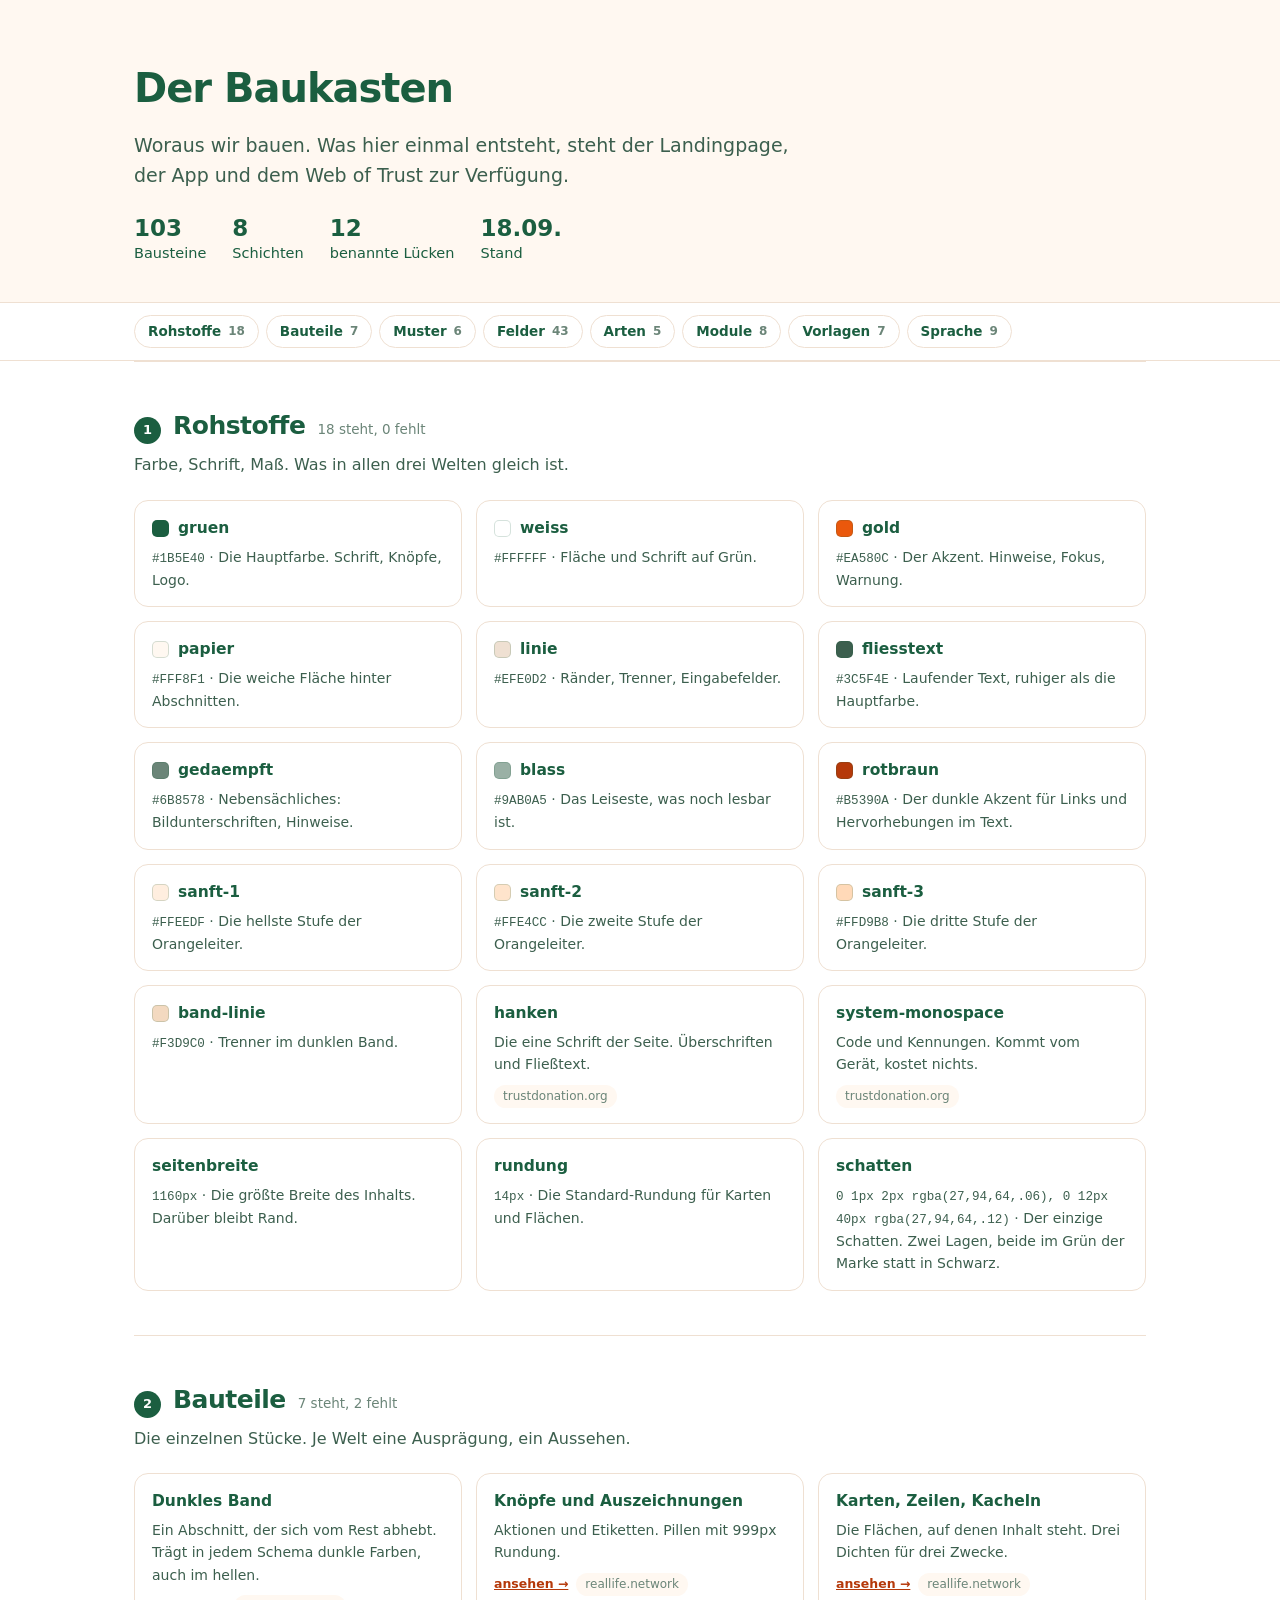
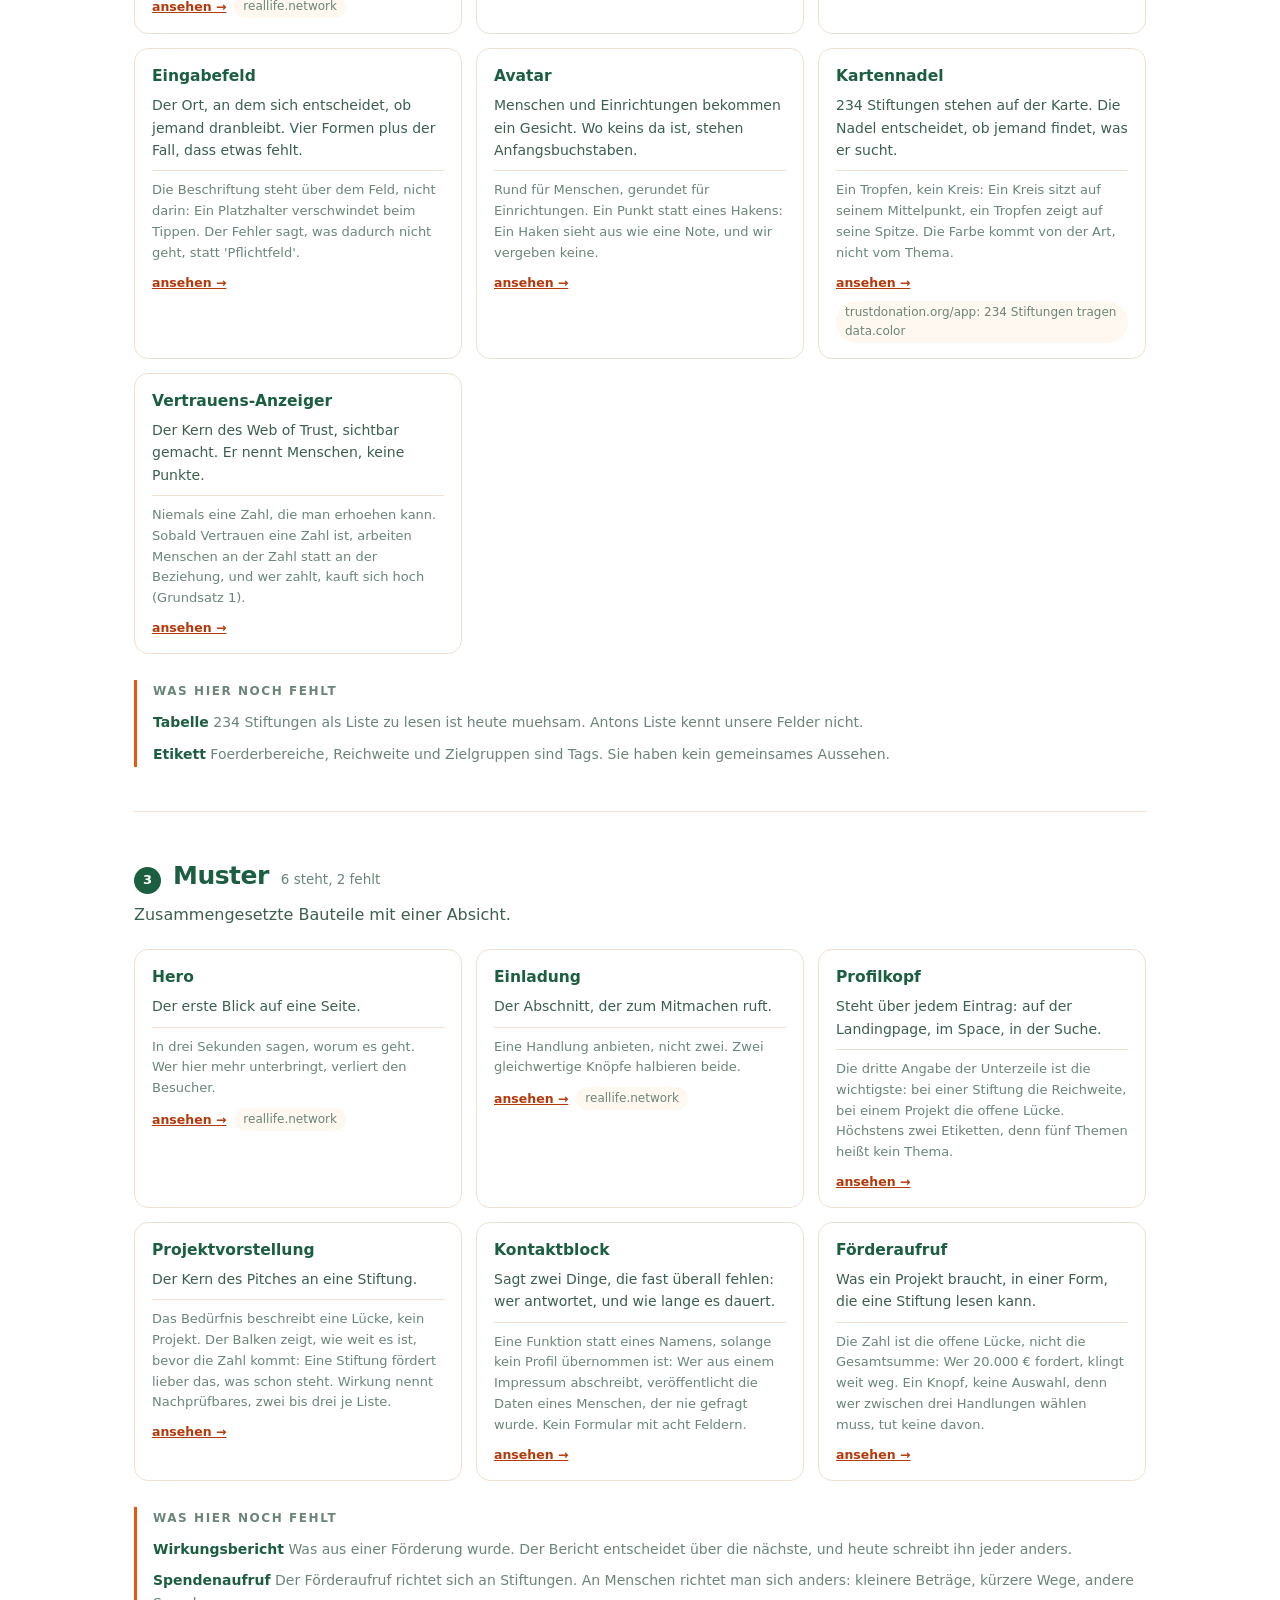
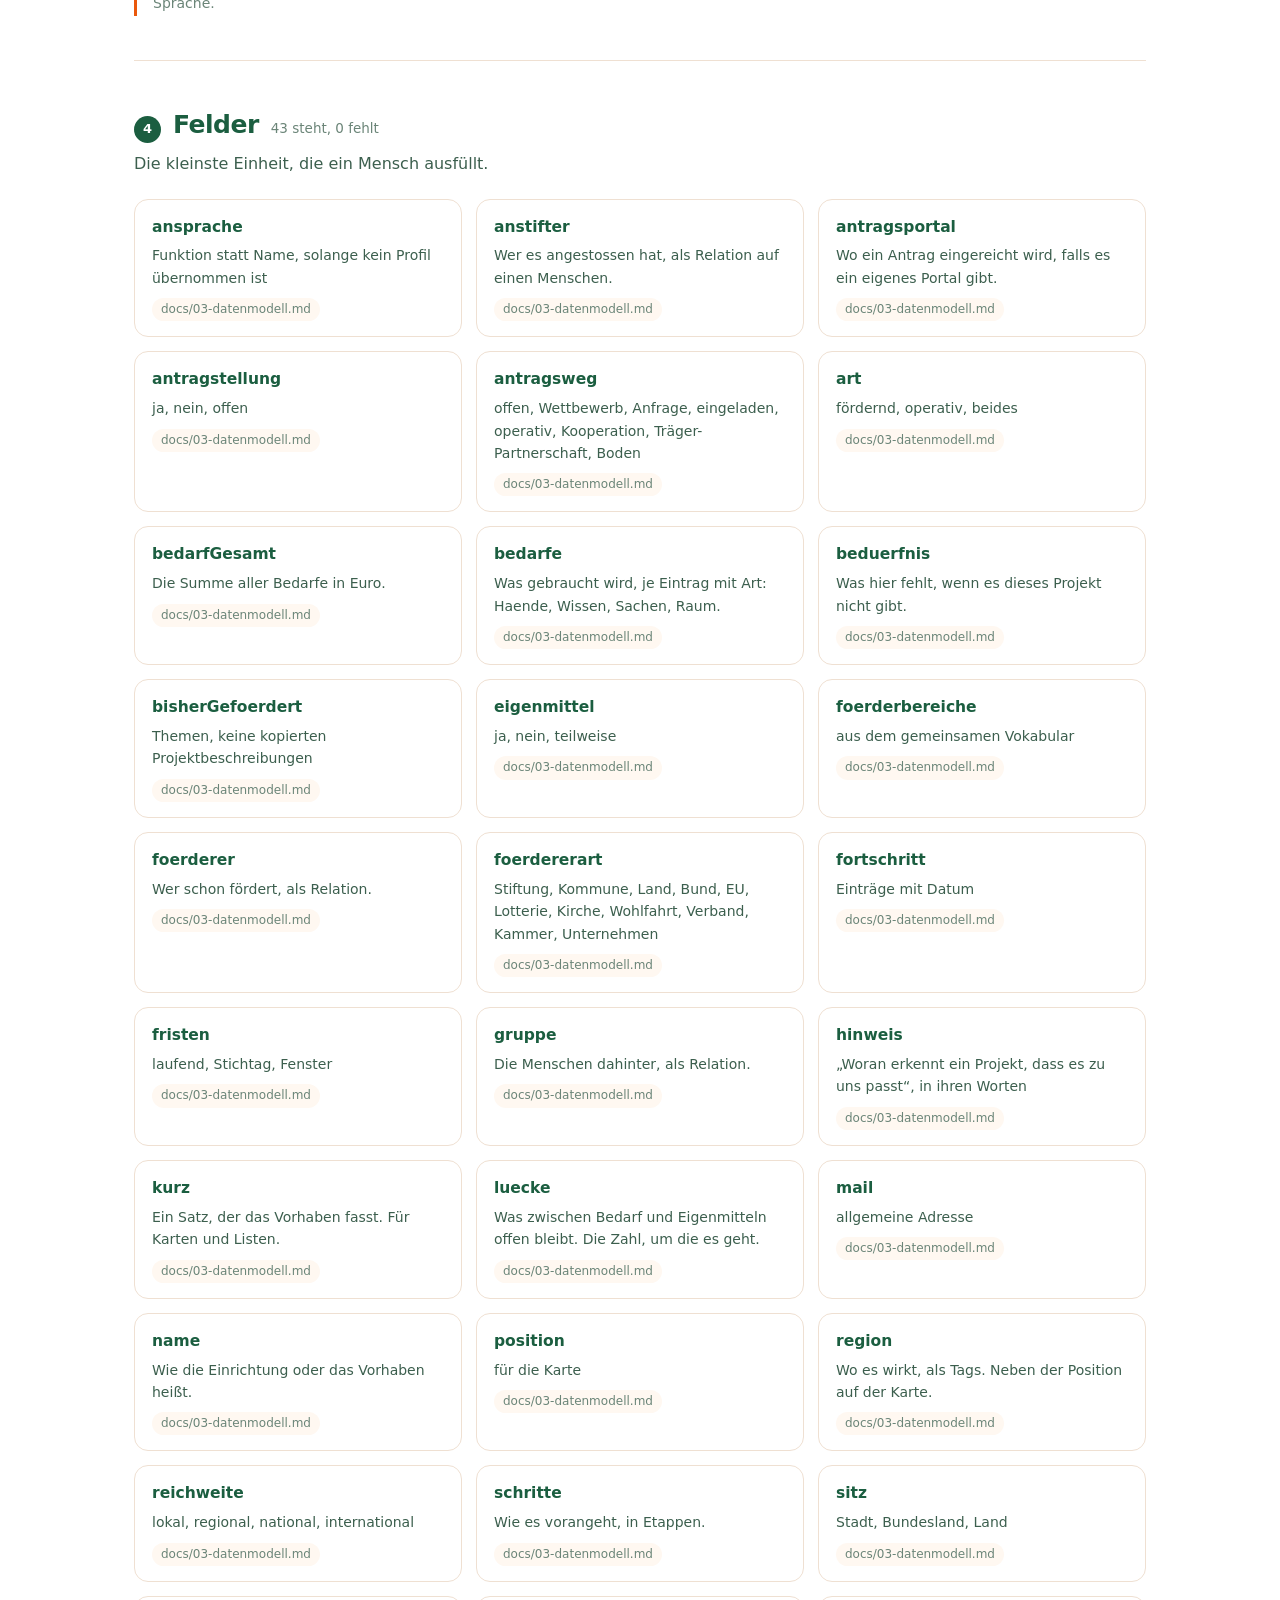
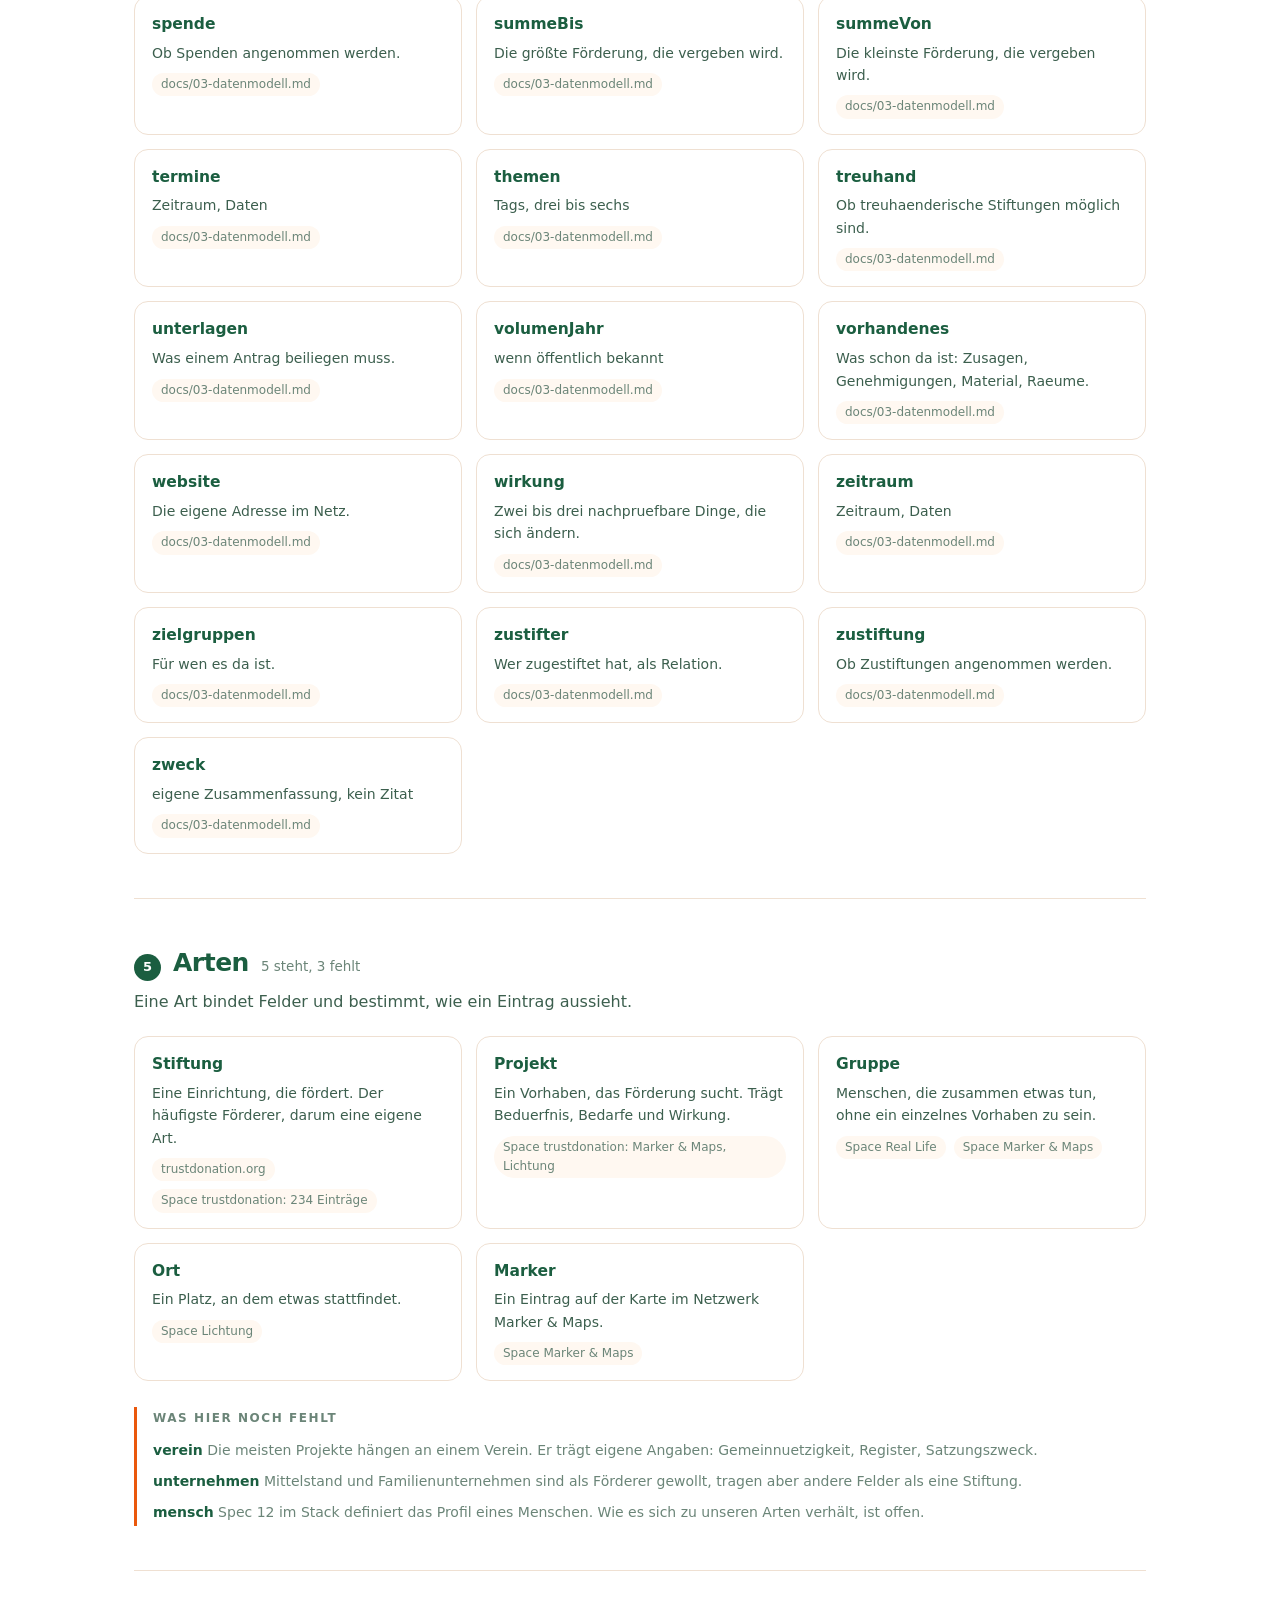
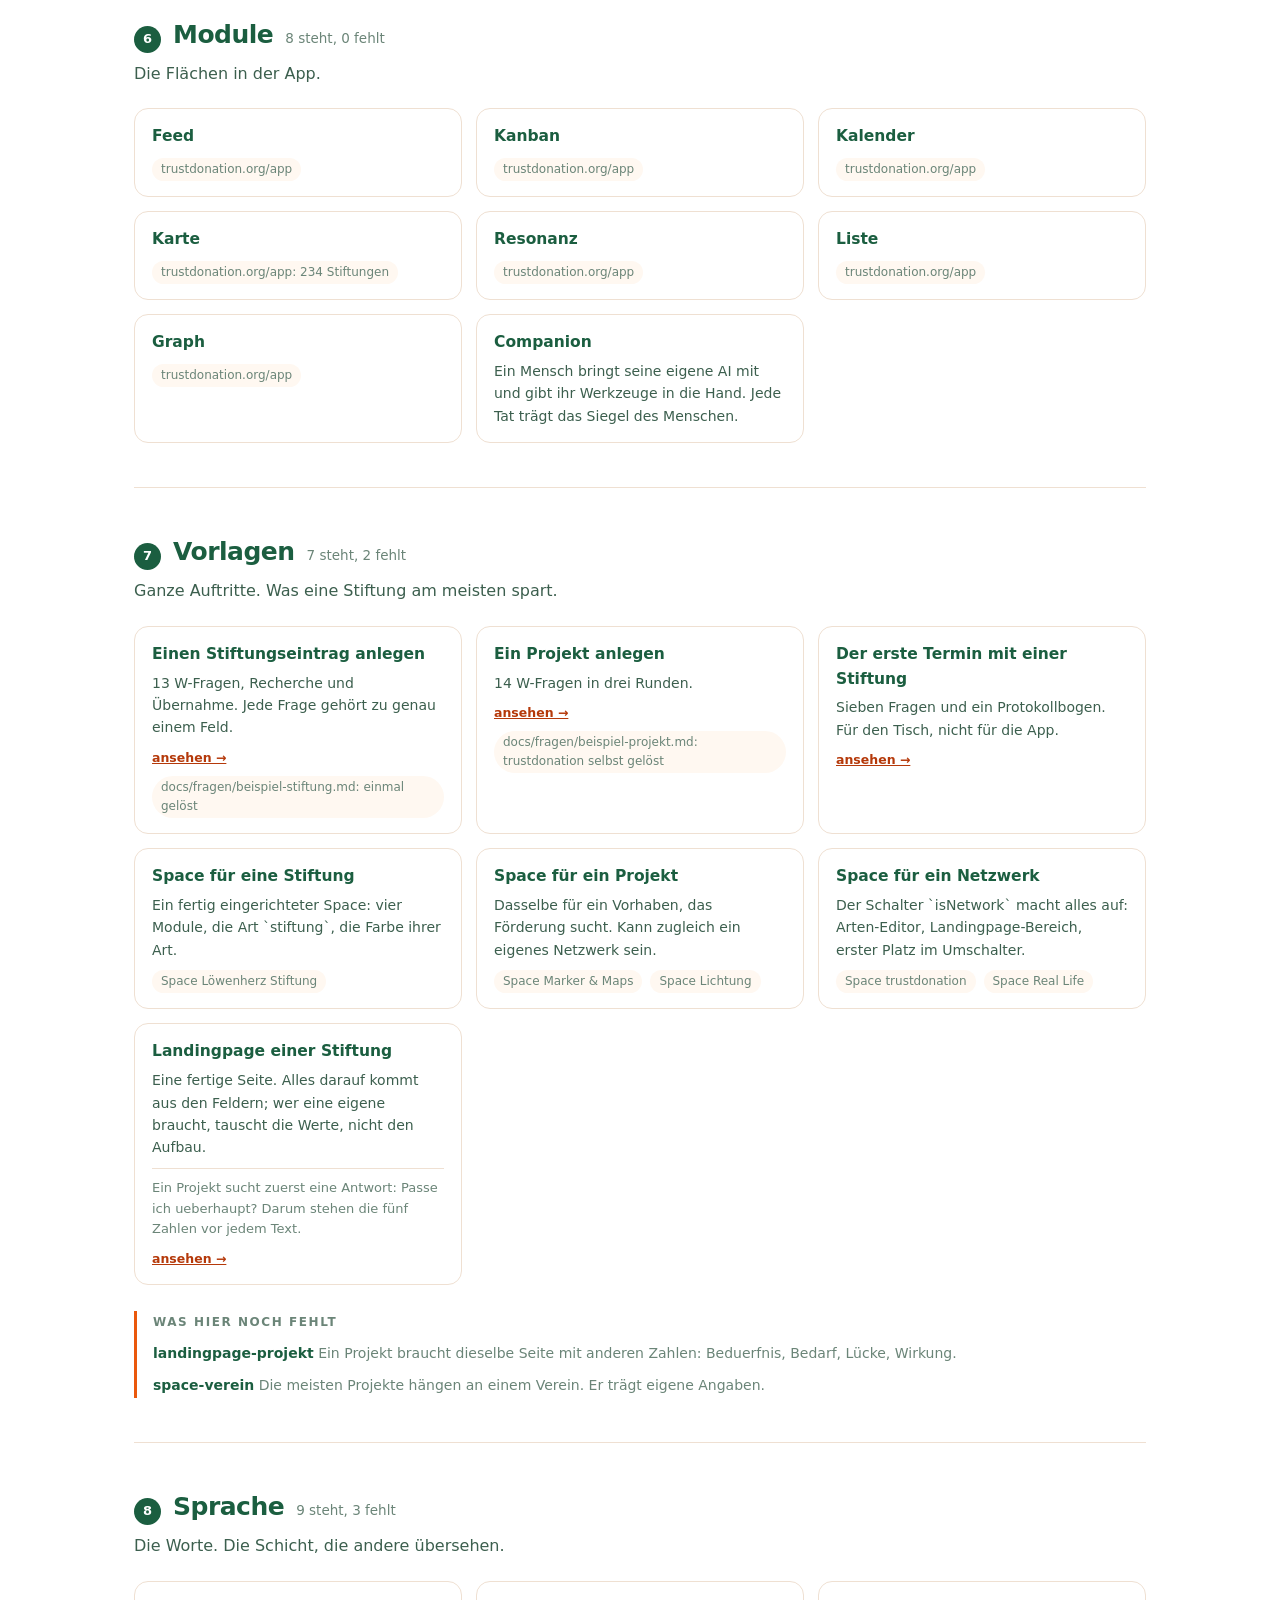
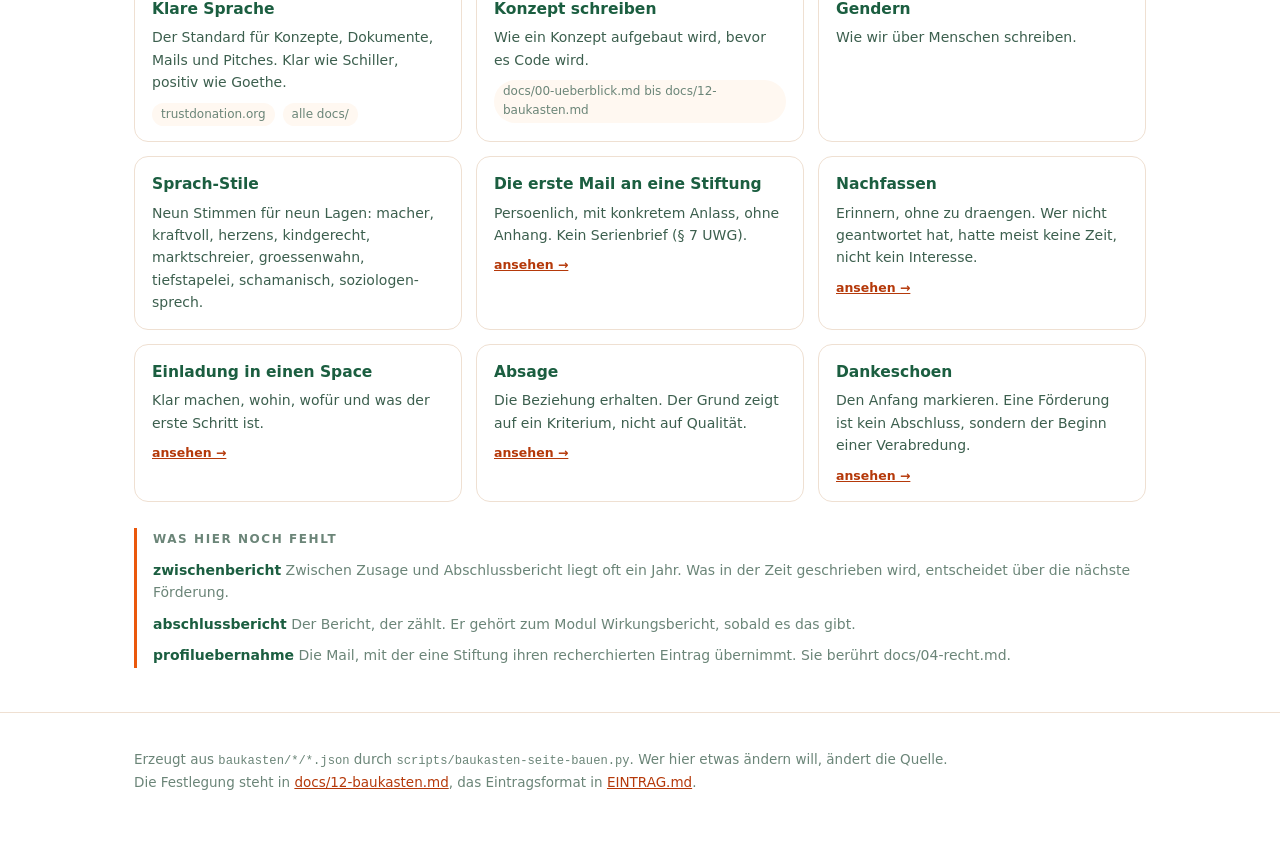
<file: baukasten/index.html>
<!doctype html>
<html lang="de">
<meta charset="utf-8">
<meta name="viewport" content="width=device-width, initial-scale=1">
<title>Der Baukasten — trustdonation</title>
<link rel="stylesheet" href="rohstoffe/tokens.css">
<style>
  * { box-sizing:border-box; }
  body { margin:0; background:var(--weiss); color:var(--gruen);
         font:400 16px/1.6 var(--schrift-hanken); -webkit-font-smoothing:antialiased; }
  .mitte { max-width:1060px; margin:0 auto; padding:0 24px; }
  a { color:var(--rotbraun); }

  header { padding:56px 0 36px; background:var(--papier); border-bottom:1px solid var(--linie); }
  h1 { font-size:clamp(28px,4vw,40px); font-weight:800; letter-spacing:-.025em; margin:0 0 10px; }
  .einsatz { font-size:19px; color:var(--fliesstext); max-width:36em; margin:0 0 24px; }
  .summe { display:flex; flex-wrap:wrap; gap:26px; font-size:14.5px; }
  .summe b { font-size:23px; font-weight:800; display:block; line-height:1.2; }

  nav { position:sticky; top:0; z-index:5; background:var(--weiss);
        border-bottom:1px solid var(--linie); padding:12px 0; }
  nav .mitte { display:flex; flex-wrap:wrap; gap:7px; }
  nav a { display:inline-flex; align-items:center; gap:7px;
          border:1px solid var(--linie); border-radius:999px; padding:5px 13px;
          font-size:13.5px; font-weight:600; color:var(--gruen); text-decoration:none; }
  nav a:hover { background:var(--papier); }
  nav a i { font-style:normal; color:var(--gedaempft); font-size:12px; }

  section { padding:44px 0; border-top:1px solid var(--linie); }
  .kopf { display:flex; align-items:baseline; gap:12px; flex-wrap:wrap; margin-bottom:6px; }
  .nr { width:27px; height:27px; border-radius:50%; background:var(--gruen); color:var(--weiss);
        font-size:13px; font-weight:700; display:inline-flex; align-items:center;
        justify-content:center; flex:none; }
  h2 { font-size:25px; font-weight:800; letter-spacing:-.02em; margin:0; }
  .zaehler { font-size:13.5px; color:var(--gedaempft); }
  .zweck { color:var(--fliesstext); margin:0 0 22px; max-width:40em; }

  .gitter { display:grid; grid-template-columns:repeat(auto-fill,minmax(258px,1fr)); gap:14px; }
  .stueck { border:1px solid var(--linie); border-radius:var(--rundung);
            padding:15px 17px; background:var(--weiss); }
  .stueck .name { font-weight:700; font-size:15.5px; display:flex;
                  align-items:center; gap:9px; margin-bottom:5px; }
  .probe { width:17px; height:17px; border-radius:5px; flex:none;
           border:1px solid rgba(27,94,64,.18); }
  .stueck .text { font-size:14px; color:var(--fliesstext); }
  .stueck .regel { font-size:13px; color:var(--gedaempft); margin-top:9px;
                   padding-top:9px; border-top:1px solid var(--linie); }
  .stueck .fuss { font-size:12px; color:var(--gedaempft); margin-top:9px;
                  display:flex; flex-wrap:wrap; gap:8px; align-items:center; }
  .stueck a.ansehen { font-size:12.5px; font-weight:600; }
  .beleg { background:var(--papier); border-radius:999px; padding:2px 9px; }

  .fehlt { margin-top:26px; border-left:3px solid var(--gold); padding:2px 0 2px 16px; }
  .fehlt h3 { font-size:12px; font-weight:700; text-transform:uppercase;
              letter-spacing:.13em; color:var(--gedaempft); margin:0 0 10px; }
  .fehlt ul { margin:0; padding:0; list-style:none; display:grid; gap:9px; }
  .fehlt li { font-size:14px; }
  .fehlt b { font-weight:600; }
  .fehlt span { color:var(--gedaempft); }

  footer { padding:36px 0 64px; font-size:13.5px; color:var(--gedaempft);
           border-top:1px solid var(--linie); }
  code { font-family:var(--schrift-system-monospace); font-size:.9em; }
</style>

<header>
  <div class="mitte">
    <h1>Der Baukasten</h1>
    <p class="einsatz">Woraus wir bauen. Was hier einmal entsteht, steht der Landingpage, der App und dem Web of Trust zur Verfügung.</p>
    <div class="summe">
      <span><b>103</b>Bausteine</span>
      <span><b>8</b>Schichten</span>
      <span><b>12</b>benannte Lücken</span>
      <span><b>18.09.</b>Stand</span>
    </div>
  </div>
</header>

<nav><div class="mitte"><a href="#rohstoffe">Rohstoffe <i>18</i></a><a href="#bauteile">Bauteile <i>7</i></a><a href="#muster">Muster <i>6</i></a><a href="#felder">Felder <i>43</i></a><a href="#arten">Arten <i>5</i></a><a href="#module">Module <i>8</i></a><a href="#vorlagen">Vorlagen <i>7</i></a><a href="#sprache">Sprache <i>9</i></a></div></nav>

<div class="mitte"><section id="rohstoffe"><div class="kopf"><span class="nr">1</span><h2>Rohstoffe</h2><span class="zaehler">18 steht, 0 fehlt</span></div><p class="zweck">Farbe, Schrift, Maß. Was in allen drei Welten gleich ist.</p><div class="gitter"><div class="stueck"><div class="name"><span class="probe" style="background:#1B5E40"></span>gruen</div><div class="text"><code>#1B5E40</code> · Die Hauptfarbe. Schrift, Knöpfe, Logo.</div></div><div class="stueck"><div class="name"><span class="probe" style="background:#FFFFFF"></span>weiss</div><div class="text"><code>#FFFFFF</code> · Fläche und Schrift auf Grün.</div></div><div class="stueck"><div class="name"><span class="probe" style="background:#EA580C"></span>gold</div><div class="text"><code>#EA580C</code> · Der Akzent. Hinweise, Fokus, Warnung.</div></div><div class="stueck"><div class="name"><span class="probe" style="background:#FFF8F1"></span>papier</div><div class="text"><code>#FFF8F1</code> · Die weiche Fläche hinter Abschnitten.</div></div><div class="stueck"><div class="name"><span class="probe" style="background:#EFE0D2"></span>linie</div><div class="text"><code>#EFE0D2</code> · Ränder, Trenner, Eingabefelder.</div></div><div class="stueck"><div class="name"><span class="probe" style="background:#3C5F4E"></span>fliesstext</div><div class="text"><code>#3C5F4E</code> · Laufender Text, ruhiger als die Hauptfarbe.</div></div><div class="stueck"><div class="name"><span class="probe" style="background:#6B8578"></span>gedaempft</div><div class="text"><code>#6B8578</code> · Nebensächliches: Bildunterschriften, Hinweise.</div></div><div class="stueck"><div class="name"><span class="probe" style="background:#9AB0A5"></span>blass</div><div class="text"><code>#9AB0A5</code> · Das Leiseste, was noch lesbar ist.</div></div><div class="stueck"><div class="name"><span class="probe" style="background:#B5390A"></span>rotbraun</div><div class="text"><code>#B5390A</code> · Der dunkle Akzent für Links und Hervorhebungen im Text.</div></div><div class="stueck"><div class="name"><span class="probe" style="background:#FFEEDF"></span>sanft-1</div><div class="text"><code>#FFEEDF</code> · Die hellste Stufe der Orangeleiter.</div></div><div class="stueck"><div class="name"><span class="probe" style="background:#FFE4CC"></span>sanft-2</div><div class="text"><code>#FFE4CC</code> · Die zweite Stufe der Orangeleiter.</div></div><div class="stueck"><div class="name"><span class="probe" style="background:#FFD9B8"></span>sanft-3</div><div class="text"><code>#FFD9B8</code> · Die dritte Stufe der Orangeleiter.</div></div><div class="stueck"><div class="name"><span class="probe" style="background:#F3D9C0"></span>band-linie</div><div class="text"><code>#F3D9C0</code> · Trenner im dunklen Band.</div></div><div class="stueck"><div class="name">hanken</div><div class="text">Die eine Schrift der Seite. Überschriften und Fließtext.</div><div class="fuss"><span class="beleg">trustdonation.org</span></div></div><div class="stueck"><div class="name">system-monospace</div><div class="text">Code und Kennungen. Kommt vom Gerät, kostet nichts.</div><div class="fuss"><span class="beleg">trustdonation.org</span></div></div><div class="stueck"><div class="name">seitenbreite</div><div class="text"><code>1160px</code> · Die größte Breite des Inhalts. Darüber bleibt Rand.</div></div><div class="stueck"><div class="name">rundung</div><div class="text"><code>14px</code> · Die Standard-Rundung für Karten und Flächen.</div></div><div class="stueck"><div class="name">schatten</div><div class="text"><code>0 1px 2px rgba(27,94,64,.06), 0 12px 40px rgba(27,94,64,.12)</code> · Der einzige Schatten. Zwei Lagen, beide im Grün der Marke statt in Schwarz.</div></div></div></section><section id="bauteile"><div class="kopf"><span class="nr">2</span><h2>Bauteile</h2><span class="zaehler">7 steht, 2 fehlt</span></div><p class="zweck">Die einzelnen Stücke. Je Welt eine Ausprägung, ein Aussehen.</p><div class="gitter"><div class="stueck"><div class="name">Dunkles Band</div><div class="text">Ein Abschnitt, der sich vom Rest abhebt. Trägt in jedem Schema dunkle Farben, auch im hellen.</div><div class="fuss"><a class="ansehen" href="../ds-bundle/components/band.html">ansehen →</a><span class="beleg">reallife.network</span></div></div><div class="stueck"><div class="name">Knöpfe und Auszeichnungen</div><div class="text">Aktionen und Etiketten. Pillen mit 999px Rundung.</div><div class="fuss"><a class="ansehen" href="../ds-bundle/components/buttons.html">ansehen →</a><span class="beleg">reallife.network</span></div></div><div class="stueck"><div class="name">Karten, Zeilen, Kacheln</div><div class="text">Die Flächen, auf denen Inhalt steht. Drei Dichten für drei Zwecke.</div><div class="fuss"><a class="ansehen" href="../ds-bundle/components/cards.html">ansehen →</a><span class="beleg">reallife.network</span></div></div><div class="stueck"><div class="name">Eingabefeld</div><div class="text">Der Ort, an dem sich entscheidet, ob jemand dranbleibt. Vier Formen plus der Fall, dass etwas fehlt.</div><div class="regel">Die Beschriftung steht über dem Feld, nicht darin: Ein Platzhalter verschwindet beim Tippen. Der Fehler sagt, was dadurch nicht geht, statt 'Pflichtfeld'.</div><div class="fuss"><a class="ansehen" href="bauteile/stuecke/feld.html">ansehen →</a></div></div><div class="stueck"><div class="name">Avatar</div><div class="text">Menschen und Einrichtungen bekommen ein Gesicht. Wo keins da ist, stehen Anfangsbuchstaben.</div><div class="regel">Rund für Menschen, gerundet für Einrichtungen. Ein Punkt statt eines Hakens: Ein Haken sieht aus wie eine Note, und wir vergeben keine.</div><div class="fuss"><a class="ansehen" href="bauteile/stuecke/avatar.html">ansehen →</a></div></div><div class="stueck"><div class="name">Kartennadel</div><div class="text">234 Stiftungen stehen auf der Karte. Die Nadel entscheidet, ob jemand findet, was er sucht.</div><div class="regel">Ein Tropfen, kein Kreis: Ein Kreis sitzt auf seinem Mittelpunkt, ein Tropfen zeigt auf seine Spitze. Die Farbe kommt von der Art, nicht vom Thema.</div><div class="fuss"><a class="ansehen" href="bauteile/stuecke/kartennadel.html">ansehen →</a><span class="beleg">trustdonation.org/app: 234 Stiftungen tragen data.color</span></div></div><div class="stueck"><div class="name">Vertrauens-Anzeiger</div><div class="text">Der Kern des Web of Trust, sichtbar gemacht. Er nennt Menschen, keine Punkte.</div><div class="regel">Niemals eine Zahl, die man erhoehen kann. Sobald Vertrauen eine Zahl ist, arbeiten Menschen an der Zahl statt an der Beziehung, und wer zahlt, kauft sich hoch (Grundsatz 1).</div><div class="fuss"><a class="ansehen" href="bauteile/stuecke/vertrauens-anzeiger.html">ansehen →</a></div></div></div><div class="fehlt"><h3>Was hier noch fehlt</h3><ul><li><b>Tabelle</b> <span>234 Stiftungen als Liste zu lesen ist heute muehsam. Antons Liste kennt unsere Felder nicht.</span></li><li><b>Etikett</b> <span>Foerderbereiche, Reichweite und Zielgruppen sind Tags. Sie haben kein gemeinsames Aussehen.</span></li></ul></div></section><section id="muster"><div class="kopf"><span class="nr">3</span><h2>Muster</h2><span class="zaehler">6 steht, 2 fehlt</span></div><p class="zweck">Zusammengesetzte Bauteile mit einer Absicht.</p><div class="gitter"><div class="stueck"><div class="name">Hero</div><div class="text">Der erste Blick auf eine Seite.</div><div class="regel">In drei Sekunden sagen, worum es geht. Wer hier mehr unterbringt, verliert den Besucher.</div><div class="fuss"><a class="ansehen" href="../ds-bundle/patterns/hero.html">ansehen →</a><span class="beleg">reallife.network</span></div></div><div class="stueck"><div class="name">Einladung</div><div class="text">Der Abschnitt, der zum Mitmachen ruft.</div><div class="regel">Eine Handlung anbieten, nicht zwei. Zwei gleichwertige Knöpfe halbieren beide.</div><div class="fuss"><a class="ansehen" href="../ds-bundle/patterns/invitation.html">ansehen →</a><span class="beleg">reallife.network</span></div></div><div class="stueck"><div class="name">Profilkopf</div><div class="text">Steht über jedem Eintrag: auf der Landingpage, im Space, in der Suche.</div><div class="regel">Die dritte Angabe der Unterzeile ist die wichtigste: bei einer Stiftung die Reichweite, bei einem Projekt die offene Lücke. Höchstens zwei Etiketten, denn fünf Themen heißt kein Thema.</div><div class="fuss"><a class="ansehen" href="muster/stuecke/profilkopf.html">ansehen →</a></div></div><div class="stueck"><div class="name">Projektvorstellung</div><div class="text">Der Kern des Pitches an eine Stiftung.</div><div class="regel">Das Bedürfnis beschreibt eine Lücke, kein Projekt. Der Balken zeigt, wie weit es ist, bevor die Zahl kommt: Eine Stiftung fördert lieber das, was schon steht. Wirkung nennt Nachprüfbares, zwei bis drei je Liste.</div><div class="fuss"><a class="ansehen" href="muster/stuecke/projektvorstellung.html">ansehen →</a></div></div><div class="stueck"><div class="name">Kontaktblock</div><div class="text">Sagt zwei Dinge, die fast überall fehlen: wer antwortet, und wie lange es dauert.</div><div class="regel">Eine Funktion statt eines Namens, solange kein Profil übernommen ist: Wer aus einem Impressum abschreibt, veröffentlicht die Daten eines Menschen, der nie gefragt wurde. Kein Formular mit acht Feldern.</div><div class="fuss"><a class="ansehen" href="muster/stuecke/kontaktblock.html">ansehen →</a></div></div><div class="stueck"><div class="name">Förderaufruf</div><div class="text">Was ein Projekt braucht, in einer Form, die eine Stiftung lesen kann.</div><div class="regel">Die Zahl ist die offene Lücke, nicht die Gesamtsumme: Wer 20.000 € fordert, klingt weit weg. Ein Knopf, keine Auswahl, denn wer zwischen drei Handlungen wählen muss, tut keine davon.</div><div class="fuss"><a class="ansehen" href="muster/stuecke/foerderaufruf.html">ansehen →</a></div></div></div><div class="fehlt"><h3>Was hier noch fehlt</h3><ul><li><b>Wirkungsbericht</b> <span>Was aus einer Förderung wurde. Der Bericht entscheidet über die nächste, und heute schreibt ihn jeder anders.</span></li><li><b>Spendenaufruf</b> <span>Der Förderaufruf richtet sich an Stiftungen. An Menschen richtet man sich anders: kleinere Beträge, kürzere Wege, andere Sprache.</span></li></ul></div></section><section id="felder"><div class="kopf"><span class="nr">4</span><h2>Felder</h2><span class="zaehler">43 steht, 0 fehlt</span></div><p class="zweck">Die kleinste Einheit, die ein Mensch ausfüllt.</p><div class="gitter"><div class="stueck"><div class="name">ansprache</div><div class="text">Funktion statt Name, solange kein Profil übernommen ist</div><div class="fuss"><span class="beleg">docs/03-datenmodell.md</span></div></div><div class="stueck"><div class="name">anstifter</div><div class="text">Wer es angestossen hat, als Relation auf einen Menschen.</div><div class="fuss"><span class="beleg">docs/03-datenmodell.md</span></div></div><div class="stueck"><div class="name">antragsportal</div><div class="text">Wo ein Antrag eingereicht wird, falls es ein eigenes Portal gibt.</div><div class="fuss"><span class="beleg">docs/03-datenmodell.md</span></div></div><div class="stueck"><div class="name">antragstellung</div><div class="text">ja, nein, offen</div><div class="fuss"><span class="beleg">docs/03-datenmodell.md</span></div></div><div class="stueck"><div class="name">antragsweg</div><div class="text">offen, Wettbewerb, Anfrage, eingeladen, operativ, Kooperation, Träger-Partnerschaft, Boden</div><div class="fuss"><span class="beleg">docs/03-datenmodell.md</span></div></div><div class="stueck"><div class="name">art</div><div class="text">fördernd, operativ, beides</div><div class="fuss"><span class="beleg">docs/03-datenmodell.md</span></div></div><div class="stueck"><div class="name">bedarfGesamt</div><div class="text">Die Summe aller Bedarfe in Euro.</div><div class="fuss"><span class="beleg">docs/03-datenmodell.md</span></div></div><div class="stueck"><div class="name">bedarfe</div><div class="text">Was gebraucht wird, je Eintrag mit Art: Haende, Wissen, Sachen, Raum.</div><div class="fuss"><span class="beleg">docs/03-datenmodell.md</span></div></div><div class="stueck"><div class="name">beduerfnis</div><div class="text">Was hier fehlt, wenn es dieses Projekt nicht gibt.</div><div class="fuss"><span class="beleg">docs/03-datenmodell.md</span></div></div><div class="stueck"><div class="name">bisherGefoerdert</div><div class="text">Themen, keine kopierten Projektbeschreibungen</div><div class="fuss"><span class="beleg">docs/03-datenmodell.md</span></div></div><div class="stueck"><div class="name">eigenmittel</div><div class="text">ja, nein, teilweise</div><div class="fuss"><span class="beleg">docs/03-datenmodell.md</span></div></div><div class="stueck"><div class="name">foerderbereiche</div><div class="text">aus dem gemeinsamen Vokabular</div><div class="fuss"><span class="beleg">docs/03-datenmodell.md</span></div></div><div class="stueck"><div class="name">foerderer</div><div class="text">Wer schon fördert, als Relation.</div><div class="fuss"><span class="beleg">docs/03-datenmodell.md</span></div></div><div class="stueck"><div class="name">foerdererart</div><div class="text">Stiftung, Kommune, Land, Bund, EU, Lotterie, Kirche, Wohlfahrt, Verband, Kammer, Unternehmen</div><div class="fuss"><span class="beleg">docs/03-datenmodell.md</span></div></div><div class="stueck"><div class="name">fortschritt</div><div class="text">Einträge mit Datum</div><div class="fuss"><span class="beleg">docs/03-datenmodell.md</span></div></div><div class="stueck"><div class="name">fristen</div><div class="text">laufend, Stichtag, Fenster</div><div class="fuss"><span class="beleg">docs/03-datenmodell.md</span></div></div><div class="stueck"><div class="name">gruppe</div><div class="text">Die Menschen dahinter, als Relation.</div><div class="fuss"><span class="beleg">docs/03-datenmodell.md</span></div></div><div class="stueck"><div class="name">hinweis</div><div class="text">„Woran erkennt ein Projekt, dass es zu uns passt“, in ihren Worten</div><div class="fuss"><span class="beleg">docs/03-datenmodell.md</span></div></div><div class="stueck"><div class="name">kurz</div><div class="text">Ein Satz, der das Vorhaben fasst. Für Karten und Listen.</div><div class="fuss"><span class="beleg">docs/03-datenmodell.md</span></div></div><div class="stueck"><div class="name">luecke</div><div class="text">Was zwischen Bedarf und Eigenmitteln offen bleibt. Die Zahl, um die es geht.</div><div class="fuss"><span class="beleg">docs/03-datenmodell.md</span></div></div><div class="stueck"><div class="name">mail</div><div class="text">allgemeine Adresse</div><div class="fuss"><span class="beleg">docs/03-datenmodell.md</span></div></div><div class="stueck"><div class="name">name</div><div class="text">Wie die Einrichtung oder das Vorhaben heißt.</div><div class="fuss"><span class="beleg">docs/03-datenmodell.md</span></div></div><div class="stueck"><div class="name">position</div><div class="text">für die Karte</div><div class="fuss"><span class="beleg">docs/03-datenmodell.md</span></div></div><div class="stueck"><div class="name">region</div><div class="text">Wo es wirkt, als Tags. Neben der Position auf der Karte.</div><div class="fuss"><span class="beleg">docs/03-datenmodell.md</span></div></div><div class="stueck"><div class="name">reichweite</div><div class="text">lokal, regional, national, international</div><div class="fuss"><span class="beleg">docs/03-datenmodell.md</span></div></div><div class="stueck"><div class="name">schritte</div><div class="text">Wie es vorangeht, in Etappen.</div><div class="fuss"><span class="beleg">docs/03-datenmodell.md</span></div></div><div class="stueck"><div class="name">sitz</div><div class="text">Stadt, Bundesland, Land</div><div class="fuss"><span class="beleg">docs/03-datenmodell.md</span></div></div><div class="stueck"><div class="name">spende</div><div class="text">Ob Spenden angenommen werden.</div><div class="fuss"><span class="beleg">docs/03-datenmodell.md</span></div></div><div class="stueck"><div class="name">summeBis</div><div class="text">Die größte Förderung, die vergeben wird.</div><div class="fuss"><span class="beleg">docs/03-datenmodell.md</span></div></div><div class="stueck"><div class="name">summeVon</div><div class="text">Die kleinste Förderung, die vergeben wird.</div><div class="fuss"><span class="beleg">docs/03-datenmodell.md</span></div></div><div class="stueck"><div class="name">termine</div><div class="text">Zeitraum, Daten</div><div class="fuss"><span class="beleg">docs/03-datenmodell.md</span></div></div><div class="stueck"><div class="name">themen</div><div class="text">Tags, drei bis sechs</div><div class="fuss"><span class="beleg">docs/03-datenmodell.md</span></div></div><div class="stueck"><div class="name">treuhand</div><div class="text">Ob treuhaenderische Stiftungen möglich sind.</div><div class="fuss"><span class="beleg">docs/03-datenmodell.md</span></div></div><div class="stueck"><div class="name">unterlagen</div><div class="text">Was einem Antrag beiliegen muss.</div><div class="fuss"><span class="beleg">docs/03-datenmodell.md</span></div></div><div class="stueck"><div class="name">volumenJahr</div><div class="text">wenn öffentlich bekannt</div><div class="fuss"><span class="beleg">docs/03-datenmodell.md</span></div></div><div class="stueck"><div class="name">vorhandenes</div><div class="text">Was schon da ist: Zusagen, Genehmigungen, Material, Raeume.</div><div class="fuss"><span class="beleg">docs/03-datenmodell.md</span></div></div><div class="stueck"><div class="name">website</div><div class="text">Die eigene Adresse im Netz.</div><div class="fuss"><span class="beleg">docs/03-datenmodell.md</span></div></div><div class="stueck"><div class="name">wirkung</div><div class="text">Zwei bis drei nachpruefbare Dinge, die sich ändern.</div><div class="fuss"><span class="beleg">docs/03-datenmodell.md</span></div></div><div class="stueck"><div class="name">zeitraum</div><div class="text">Zeitraum, Daten</div><div class="fuss"><span class="beleg">docs/03-datenmodell.md</span></div></div><div class="stueck"><div class="name">zielgruppen</div><div class="text">Für wen es da ist.</div><div class="fuss"><span class="beleg">docs/03-datenmodell.md</span></div></div><div class="stueck"><div class="name">zustifter</div><div class="text">Wer zugestiftet hat, als Relation.</div><div class="fuss"><span class="beleg">docs/03-datenmodell.md</span></div></div><div class="stueck"><div class="name">zustiftung</div><div class="text">Ob Zustiftungen angenommen werden.</div><div class="fuss"><span class="beleg">docs/03-datenmodell.md</span></div></div><div class="stueck"><div class="name">zweck</div><div class="text">eigene Zusammenfassung, kein Zitat</div><div class="fuss"><span class="beleg">docs/03-datenmodell.md</span></div></div></div></section><section id="arten"><div class="kopf"><span class="nr">5</span><h2>Arten</h2><span class="zaehler">5 steht, 3 fehlt</span></div><p class="zweck">Eine Art bindet Felder und bestimmt, wie ein Eintrag aussieht.</p><div class="gitter"><div class="stueck"><div class="name">Stiftung</div><div class="text">Eine Einrichtung, die fördert. Der häufigste Förderer, darum eine eigene Art.</div><div class="fuss"><span class="beleg">trustdonation.org</span><span class="beleg">Space trustdonation: 234 Einträge</span></div></div><div class="stueck"><div class="name">Projekt</div><div class="text">Ein Vorhaben, das Förderung sucht. Trägt Beduerfnis, Bedarfe und Wirkung.</div><div class="fuss"><span class="beleg">Space trustdonation: Marker &amp; Maps, Lichtung</span></div></div><div class="stueck"><div class="name">Gruppe</div><div class="text">Menschen, die zusammen etwas tun, ohne ein einzelnes Vorhaben zu sein.</div><div class="fuss"><span class="beleg">Space Real Life</span><span class="beleg">Space Marker &amp; Maps</span></div></div><div class="stueck"><div class="name">Ort</div><div class="text">Ein Platz, an dem etwas stattfindet.</div><div class="fuss"><span class="beleg">Space Lichtung</span></div></div><div class="stueck"><div class="name">Marker</div><div class="text">Ein Eintrag auf der Karte im Netzwerk Marker & Maps.</div><div class="fuss"><span class="beleg">Space Marker &amp; Maps</span></div></div></div><div class="fehlt"><h3>Was hier noch fehlt</h3><ul><li><b>verein</b> <span>Die meisten Projekte hängen an einem Verein. Er trägt eigene Angaben: Gemeinnuetzigkeit, Register, Satzungszweck.</span></li><li><b>unternehmen</b> <span>Mittelstand und Familienunternehmen sind als Förderer gewollt, tragen aber andere Felder als eine Stiftung.</span></li><li><b>mensch</b> <span>Spec 12 im Stack definiert das Profil eines Menschen. Wie es sich zu unseren Arten verhält, ist offen.</span></li></ul></div></section><section id="module"><div class="kopf"><span class="nr">6</span><h2>Module</h2><span class="zaehler">8 steht, 0 fehlt</span></div><p class="zweck">Die Flächen in der App.</p><div class="gitter"><div class="stueck"><div class="name">Feed</div><div class="fuss"><span class="beleg">trustdonation.org/app</span></div></div><div class="stueck"><div class="name">Kanban</div><div class="fuss"><span class="beleg">trustdonation.org/app</span></div></div><div class="stueck"><div class="name">Kalender</div><div class="fuss"><span class="beleg">trustdonation.org/app</span></div></div><div class="stueck"><div class="name">Karte</div><div class="fuss"><span class="beleg">trustdonation.org/app: 234 Stiftungen</span></div></div><div class="stueck"><div class="name">Resonanz</div><div class="fuss"><span class="beleg">trustdonation.org/app</span></div></div><div class="stueck"><div class="name">Liste</div><div class="fuss"><span class="beleg">trustdonation.org/app</span></div></div><div class="stueck"><div class="name">Graph</div><div class="fuss"><span class="beleg">trustdonation.org/app</span></div></div><div class="stueck"><div class="name">Companion</div><div class="text">Ein Mensch bringt seine eigene AI mit und gibt ihr Werkzeuge in die Hand. Jede Tat trägt das Siegel des Menschen.</div></div></div></section><section id="vorlagen"><div class="kopf"><span class="nr">7</span><h2>Vorlagen</h2><span class="zaehler">7 steht, 2 fehlt</span></div><p class="zweck">Ganze Auftritte. Was eine Stiftung am meisten spart.</p><div class="gitter"><div class="stueck"><div class="name">Einen Stiftungseintrag anlegen</div><div class="text">13 W-Fragen, Recherche und Übernahme. Jede Frage gehört zu genau einem Feld.</div><div class="fuss"><a class="ansehen" href="../docs/fragen/stiftung.md">ansehen →</a><span class="beleg">docs/fragen/beispiel-stiftung.md: einmal gelöst</span></div></div><div class="stueck"><div class="name">Ein Projekt anlegen</div><div class="text">14 W-Fragen in drei Runden.</div><div class="fuss"><a class="ansehen" href="../docs/fragen/projekt.md">ansehen →</a><span class="beleg">docs/fragen/beispiel-projekt.md: trustdonation selbst gelöst</span></div></div><div class="stueck"><div class="name">Der erste Termin mit einer Stiftung</div><div class="text">Sieben Fragen und ein Protokollbogen. Für den Tisch, nicht für die App.</div><div class="fuss"><a class="ansehen" href="../docs/fragen/stiftungsgespraech.md">ansehen →</a></div></div><div class="stueck"><div class="name">Space für eine Stiftung</div><div class="text">Ein fertig eingerichteter Space: vier Module, die Art `stiftung`, die Farbe ihrer Art.</div><div class="fuss"><span class="beleg">Space Löwenherz Stiftung</span></div></div><div class="stueck"><div class="name">Space für ein Projekt</div><div class="text">Dasselbe für ein Vorhaben, das Förderung sucht. Kann zugleich ein eigenes Netzwerk sein.</div><div class="fuss"><span class="beleg">Space Marker &amp; Maps</span><span class="beleg">Space Lichtung</span></div></div><div class="stueck"><div class="name">Space für ein Netzwerk</div><div class="text">Der Schalter `isNetwork` macht alles auf: Arten-Editor, Landingpage-Bereich, erster Platz im Umschalter.</div><div class="fuss"><span class="beleg">Space trustdonation</span><span class="beleg">Space Real Life</span></div></div><div class="stueck"><div class="name">Landingpage einer Stiftung</div><div class="text">Eine fertige Seite. Alles darauf kommt aus den Feldern; wer eine eigene braucht, tauscht die Werte, nicht den Aufbau.</div><div class="regel">Ein Projekt sucht zuerst eine Antwort: Passe ich ueberhaupt? Darum stehen die fünf Zahlen vor jedem Text.</div><div class="fuss"><a class="ansehen" href="vorlagen/landingpage-stiftung.html">ansehen →</a></div></div></div><div class="fehlt"><h3>Was hier noch fehlt</h3><ul><li><b>landingpage-projekt</b> <span>Ein Projekt braucht dieselbe Seite mit anderen Zahlen: Beduerfnis, Bedarf, Lücke, Wirkung.</span></li><li><b>space-verein</b> <span>Die meisten Projekte hängen an einem Verein. Er trägt eigene Angaben.</span></li></ul></div></section><section id="sprache"><div class="kopf"><span class="nr">8</span><h2>Sprache</h2><span class="zaehler">9 steht, 3 fehlt</span></div><p class="zweck">Die Worte. Die Schicht, die andere übersehen.</p><div class="gitter"><div class="stueck"><div class="name">Klare Sprache</div><div class="text">Der Standard für Konzepte, Dokumente, Mails und Pitches. Klar wie Schiller, positiv wie Goethe.</div><div class="fuss"><span class="beleg">trustdonation.org</span><span class="beleg">alle docs/</span></div></div><div class="stueck"><div class="name">Konzept schreiben</div><div class="text">Wie ein Konzept aufgebaut wird, bevor es Code wird.</div><div class="fuss"><span class="beleg">docs/00-ueberblick.md bis docs/12-baukasten.md</span></div></div><div class="stueck"><div class="name">Gendern</div><div class="text">Wie wir über Menschen schreiben.</div></div><div class="stueck"><div class="name">Sprach-Stile</div><div class="text">Neun Stimmen für neun Lagen: macher, kraftvoll, herzens, kindgerecht, marktschreier, groessenwahn, tiefstapelei, schamanisch, soziologen-sprech.</div></div><div class="stueck"><div class="name">Die erste Mail an eine Stiftung</div><div class="text">Persoenlich, mit konkretem Anlass, ohne Anhang. Kein Serienbrief (§ 7 UWG).</div><div class="fuss"><a class="ansehen" href="../docs/07-ansprache.md">ansehen →</a></div></div><div class="stueck"><div class="name">Nachfassen</div><div class="text">Erinnern, ohne zu draengen. Wer nicht geantwortet hat, hatte meist keine Zeit, nicht kein Interesse.</div><div class="fuss"><a class="ansehen" href="sprache/texte/nachfassen.md">ansehen →</a></div></div><div class="stueck"><div class="name">Einladung in einen Space</div><div class="text">Klar machen, wohin, wofür und was der erste Schritt ist.</div><div class="fuss"><a class="ansehen" href="sprache/texte/einladung.md">ansehen →</a></div></div><div class="stueck"><div class="name">Absage</div><div class="text">Die Beziehung erhalten. Der Grund zeigt auf ein Kriterium, nicht auf Qualität.</div><div class="fuss"><a class="ansehen" href="sprache/texte/absage.md">ansehen →</a></div></div><div class="stueck"><div class="name">Dankeschoen</div><div class="text">Den Anfang markieren. Eine Förderung ist kein Abschluss, sondern der Beginn einer Verabredung.</div><div class="fuss"><a class="ansehen" href="sprache/texte/dankeschoen.md">ansehen →</a></div></div></div><div class="fehlt"><h3>Was hier noch fehlt</h3><ul><li><b>zwischenbericht</b> <span>Zwischen Zusage und Abschlussbericht liegt oft ein Jahr. Was in der Zeit geschrieben wird, entscheidet über die nächste Förderung.</span></li><li><b>abschlussbericht</b> <span>Der Bericht, der zählt. Er gehört zum Modul Wirkungsbericht, sobald es das gibt.</span></li><li><b>profiluebernahme</b> <span>Die Mail, mit der eine Stiftung ihren recherchierten Eintrag übernimmt. Sie berührt docs/04-recht.md.</span></li></ul></div></section></div>

<footer>
  <div class="mitte">
    Erzeugt aus <code>baukasten/*/*.json</code> durch <code>scripts/baukasten-seite-bauen.py</code>.
    Wer hier etwas ändern will, ändert die Quelle.<br>
    Die Festlegung steht in <a href="../docs/12-baukasten.md">docs/12-baukasten.md</a>,
    das Eintragsformat in <a href="EINTRAG.md">EINTRAG.md</a>.
  </div>
</footer>
</file>
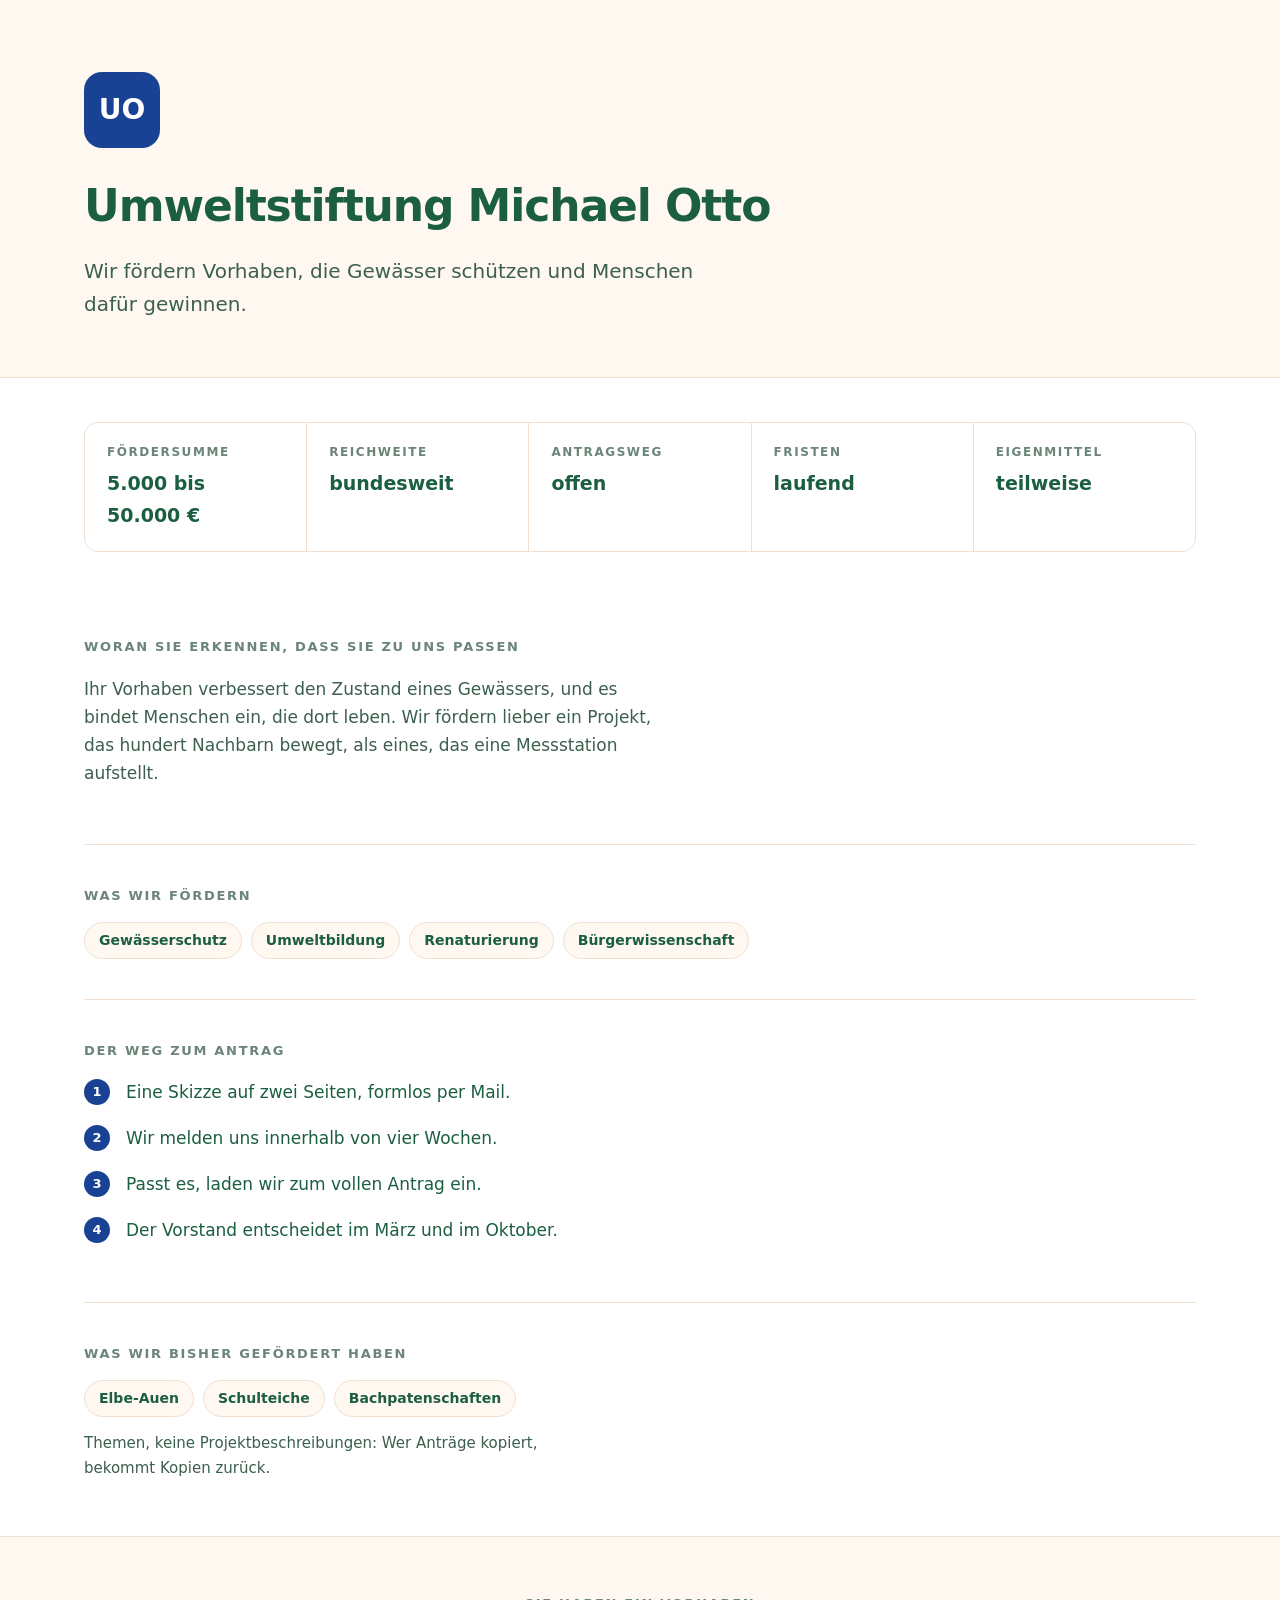
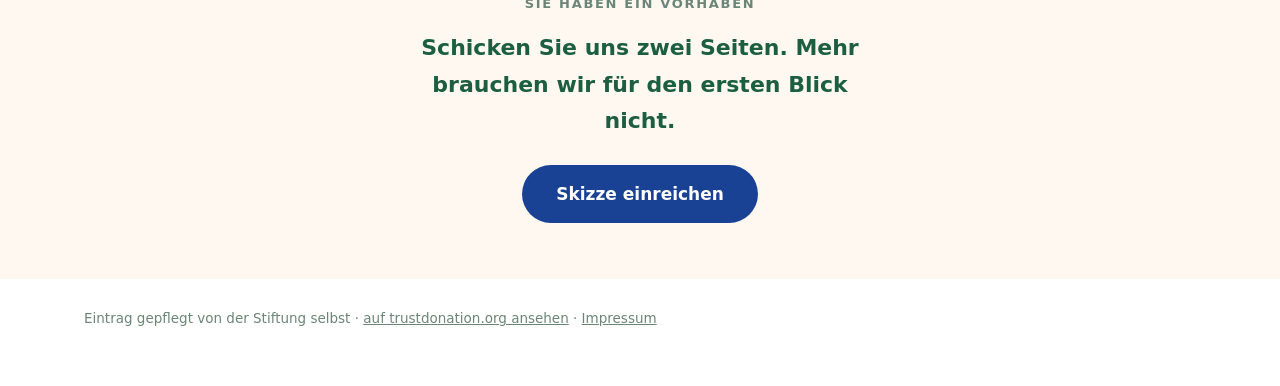
<file: baukasten/vorlagen/landingpage-stiftung.html>
<!doctype html>
<html lang="de">
<meta charset="utf-8">
<meta name="viewport" content="width=device-width, initial-scale=1">
<title>Umweltstiftung Michael Otto — Vorlage</title>
<link rel="stylesheet" href="../rohstoffe/tokens.css">
<style>
  /* Die Landingpage einer Stiftung. Siebte Schicht des Baukastens.
     Alles, was hier steht, kommt aus den Feldern in felder/felder.json.
     Wer eine eigene Seite braucht, tauscht die Werte, nicht den Aufbau. */
  * { box-sizing:border-box; }
  body { margin:0; background:var(--weiss); color:var(--gruen);
         font:400 17px/1.65 var(--schrift-hanken); -webkit-font-smoothing:antialiased; }
  .mitte { max-width:var(--seitenbreite); margin:0 auto; padding:0 24px; }
  a { color:var(--rotbraun); }

  /* Kopf: Signet, Name, ein Satz. Mehr nicht. Wer hier drei Absaetze
     unterbringt, verliert den Besucher vor der ersten Zahl. */
  header { padding:72px 0 56px; background:var(--papier); border-bottom:1px solid var(--linie); }
  .signet { width:76px; height:76px; border-radius:18px; background:var(--stiftungsfarbe);
            color:var(--weiss); display:inline-flex; align-items:center; justify-content:center;
            font-size:28px; font-weight:700; margin-bottom:22px; }
  h1 { font-size:clamp(30px,5vw,44px); font-weight:800; letter-spacing:-.025em; margin:0 0 12px; }
  .einsatz { font-size:20px; color:var(--fliesstext); max-width:32em; margin:0; }

  /* Die Zahlen, die eine Stiftung ausmacht. Sie stehen oben, weil ein
     Projekt sie zuerst sucht: Passe ich ueberhaupt? */
  .zahlen { display:grid; grid-template-columns:repeat(auto-fit,minmax(180px,1fr));
            gap:1px; background:var(--linie); border:1px solid var(--linie);
            border-radius:var(--rundung); overflow:hidden; margin:44px 0; }
  .zahl { background:var(--weiss); padding:20px 22px; }
  .zahl dt { font-size:12px; font-weight:700; text-transform:uppercase; letter-spacing:.13em;
             color:var(--gedaempft); margin:0 0 6px; }
  .zahl dd { margin:0; font-size:19px; font-weight:600; text-wrap:balance; }

  section { padding:40px 0; border-top:1px solid var(--linie); }
  section:first-of-type { border-top:0; }
  h2 { font-size:13px; font-weight:700; text-transform:uppercase; letter-spacing:.13em;
       color:var(--gedaempft); margin:0 0 16px; }
  .fliess { max-width:34em; color:var(--fliesstext); }

  .etiketten { display:flex; flex-wrap:wrap; gap:9px; }
  .etikett { border:1px solid var(--linie); background:var(--papier); border-radius:999px;
             padding:6px 14px; font-size:14px; font-weight:600; }

  .schritte { list-style:none; counter-reset:s; padding:0; margin:0; max-width:34em; }
  .schritte li { counter-increment:s; position:relative; padding:0 0 18px 42px; }
  .schritte li::before { content:counter(s); position:absolute; left:0; top:1px;
                          width:26px; height:26px; border-radius:50%;
                          background:var(--stiftungsfarbe); color:var(--weiss);
                          font-size:13px; font-weight:700;
                          display:flex; align-items:center; justify-content:center; }

  /* Die Einladung. Eine Handlung, nicht zwei: Zwei gleichwertige Knoepfe
     halbieren beide (siehe muster/muster.json, Muster "einladung"). */
  .einladung { background:var(--papier); border-top:1px solid var(--linie);
               padding:56px 0; text-align:center; }
  .einladung h2 { color:var(--gedaempft); }
  .einladung p { font-size:22px; font-weight:600; max-width:22em; margin:0 auto 26px; }
  .knopf { display:inline-block; background:var(--stiftungsfarbe); color:var(--weiss);
           border-radius:999px; padding:15px 34px; font-size:17px; font-weight:600;
           text-decoration:none; }

  footer { padding:28px 0 56px; font-size:13.5px; color:var(--gedaempft); }
  footer a { color:var(--gedaempft); }

  /* Die Hausfarbe der Stiftung. Ohne eigene die Farbe ihrer Art. */
  :root { --stiftungsfarbe:#194294; }
</style>

<header>
  <div class="mitte">
    <div class="signet">UO</div>
    <h1>Umweltstiftung Michael Otto</h1>
    <p class="einsatz">Wir fördern Vorhaben, die Gewässer schützen und Menschen dafür gewinnen.</p>
  </div>
</header>

<div class="mitte">

  <dl class="zahlen">
    <div class="zahl"><dt>Fördersumme</dt><dd>5.000 bis 50.000&nbsp;€</dd></div>
    <div class="zahl"><dt>Reichweite</dt><dd>bundesweit</dd></div>
    <div class="zahl"><dt>Antragsweg</dt><dd>offen</dd></div>
    <div class="zahl"><dt>Fristen</dt><dd>laufend</dd></div>
    <div class="zahl"><dt>Eigenmittel</dt><dd>teilweise</dd></div>
  </dl>

  <section>
    <h2>Woran Sie erkennen, dass Sie zu uns passen</h2>
    <p class="fliess">Ihr Vorhaben verbessert den Zustand eines Gewässers, und es bindet Menschen ein, die dort leben. Wir fördern lieber ein Projekt, das hundert Nachbarn bewegt, als eines, das eine Messstation aufstellt.</p>
  </section>

  <section>
    <h2>Was wir fördern</h2>
    <div class="etiketten">
      <span class="etikett">Gewässerschutz</span>
      <span class="etikett">Umweltbildung</span>
      <span class="etikett">Renaturierung</span>
      <span class="etikett">Bürgerwissenschaft</span>
    </div>
  </section>

  <section>
    <h2>Der Weg zum Antrag</h2>
    <ol class="schritte">
      <li>Eine Skizze auf zwei Seiten, formlos per Mail.</li>
      <li>Wir melden uns innerhalb von vier Wochen.</li>
      <li>Passt es, laden wir zum vollen Antrag ein.</li>
      <li>Der Vorstand entscheidet im März und im Oktober.</li>
    </ol>
  </section>

  <section>
    <h2>Was wir bisher gefördert haben</h2>
    <div class="etiketten">
      <span class="etikett">Elbe-Auen</span>
      <span class="etikett">Schulteiche</span>
      <span class="etikett">Bachpatenschaften</span>
    </div>
    <p class="fliess" style="margin-top:14px;font-size:15px">Themen, keine Projektbeschreibungen: Wer Anträge kopiert, bekommt Kopien zurück.</p>
  </section>

</div>

<div class="einladung">
  <div class="mitte">
    <h2>Sie haben ein Vorhaben</h2>
    <p>Schicken Sie uns zwei Seiten. Mehr brauchen wir für den ersten Blick nicht.</p>
    <a class="knopf" href="mailto:foerderung@beispiel.de">Skizze einreichen</a>
  </div>
</div>

<footer>
  <div class="mitte">
    Eintrag gepflegt von der Stiftung selbst ·
    <a href="https://trustdonation.org">auf trustdonation.org ansehen</a> ·
    <a href="#">Impressum</a>
  </div>
</footer>
</file>
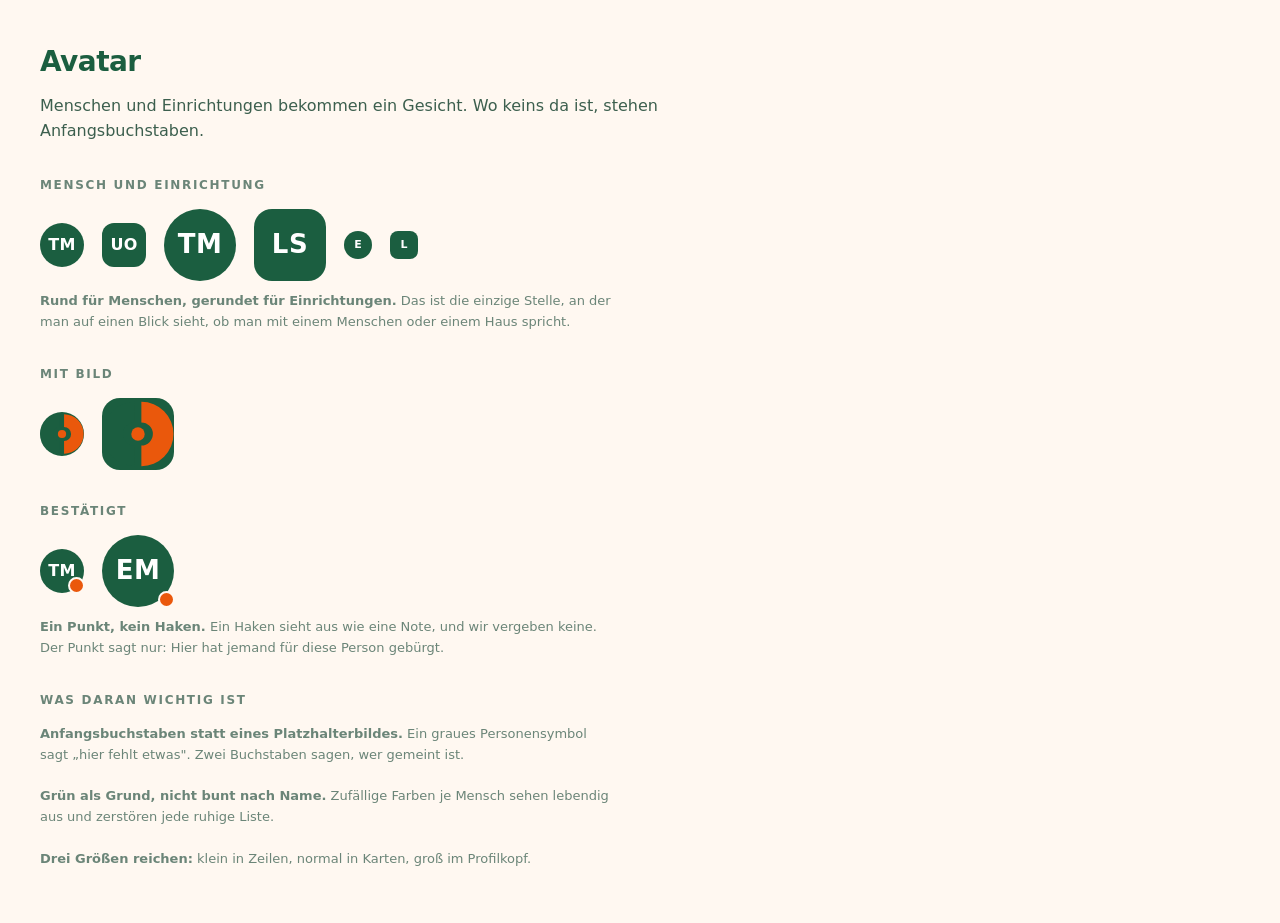
<file: baukasten/bauteile/stuecke/avatar.html>
<!doctype html>
<meta charset="utf-8">
<title>Avatar — trustdonation</title>
<link rel="stylesheet" href="../../rohstoffe/tokens.css">
<style>
  body { margin:0; padding:40px; background:var(--papier); color:var(--gruen);
         font:400 16px/1.6 var(--schrift-hanken); }
  h1 { font-size:28px; font-weight:800; letter-spacing:-.02em; margin:0 0 8px; }
  .vorspann { max-width:44em; color:var(--fliesstext); margin:0 0 32px; }
  h2 { font-size:12px; font-weight:700; text-transform:uppercase; letter-spacing:.14em;
       color:var(--gedaempft); margin:32px 0 14px; }
  .notiz { font-size:13px; color:var(--gedaempft); margin-top:10px; max-width:44em; }
  .reihe { display:flex; flex-wrap:wrap; gap:18px; align-items:center; }

  /* Der Avatar. Rund fuer Menschen, gerundet fuer Einrichtungen: Das ist
     kein Zierrat, sondern die einzige Stelle, an der man auf einen Blick
     sieht, ob man mit einem Menschen oder einem Haus spricht. */
  .avatar { display:inline-flex; align-items:center; justify-content:center;
            width:44px; height:44px; border-radius:50%; overflow:hidden;
            background:var(--gruen); color:var(--weiss);
            font-size:16px; font-weight:700; letter-spacing:.02em;
            flex:none; user-select:none; }
  .avatar img { width:100%; height:100%; object-fit:cover; }
  .avatar[data-art="einrichtung"] { border-radius:12px; }
  .avatar[data-gross] { width:72px; height:72px; font-size:26px; }
  .avatar[data-gross][data-art="einrichtung"] { border-radius:18px; }
  .avatar[data-klein] { width:28px; height:28px; font-size:11px; }
  .avatar[data-klein][data-art="einrichtung"] { border-radius:8px; }

  /* Bestaetigt: ein kleiner Punkt, kein Haken. Ein Haken sieht aus wie eine
     Note, und wir vergeben keine. Der Punkt sagt: hier steht jemand dahinter. */
  .traeger { position:relative; display:inline-flex; }
  .traeger .punkt { position:absolute; right:-1px; bottom:-1px;
                    width:13px; height:13px; border-radius:50%;
                    background:var(--gold); border:2.5px solid var(--papier); }
</style>

<h1>Avatar</h1>
<p class="vorspann">Menschen und Einrichtungen bekommen ein Gesicht. Wo keins da ist, stehen Anfangsbuchstaben.</p>

<h2>Mensch und Einrichtung</h2>
<div class="reihe">
  <span class="avatar" title="Timo Martin">TM</span>
  <span class="avatar" data-art="einrichtung" title="Umweltstiftung Michael Otto">UO</span>
  <span class="avatar" data-gross title="Timo Martin">TM</span>
  <span class="avatar" data-gross data-art="einrichtung" title="Löwenherz Stiftung">LS</span>
  <span class="avatar" data-klein title="Emil">E</span>
  <span class="avatar" data-klein data-art="einrichtung" title="Lichtung">L</span>
</div>
<p class="notiz"><strong>Rund für Menschen, gerundet für Einrichtungen.</strong> Das ist die einzige Stelle, an der man auf einen Blick sieht, ob man mit einem Menschen oder einem Haus spricht.</p>

<h2>Mit Bild</h2>
<div class="reihe">
  <span class="avatar"><img src="../../../landing/logo/trustdonation-signet.svg" alt=""></span>
  <span class="avatar" data-art="einrichtung" data-gross><img src="../../../landing/logo/trustdonation-signet.svg" alt=""></span>
</div>

<h2>Bestätigt</h2>
<div class="reihe">
  <span class="traeger"><span class="avatar">TM</span><span class="punkt" title="im Web of Trust bestätigt"></span></span>
  <span class="traeger"><span class="avatar" data-gross>EM</span><span class="punkt"></span></span>
</div>
<p class="notiz"><strong>Ein Punkt, kein Haken.</strong> Ein Haken sieht aus wie eine Note, und wir vergeben keine. Der Punkt sagt nur: Hier hat jemand für diese Person gebürgt.</p>

<h2>Was daran wichtig ist</h2>
<p class="notiz">
  <strong>Anfangsbuchstaben statt eines Platzhalterbildes.</strong> Ein graues Personensymbol sagt „hier fehlt etwas". Zwei Buchstaben sagen, wer gemeint ist.<br><br>
  <strong>Grün als Grund, nicht bunt nach Name.</strong> Zufällige Farben je Mensch sehen lebendig aus und zerstören jede ruhige Liste.<br><br>
  <strong>Drei Größen reichen:</strong> klein in Zeilen, normal in Karten, groß im Profilkopf.
</p>
</file>
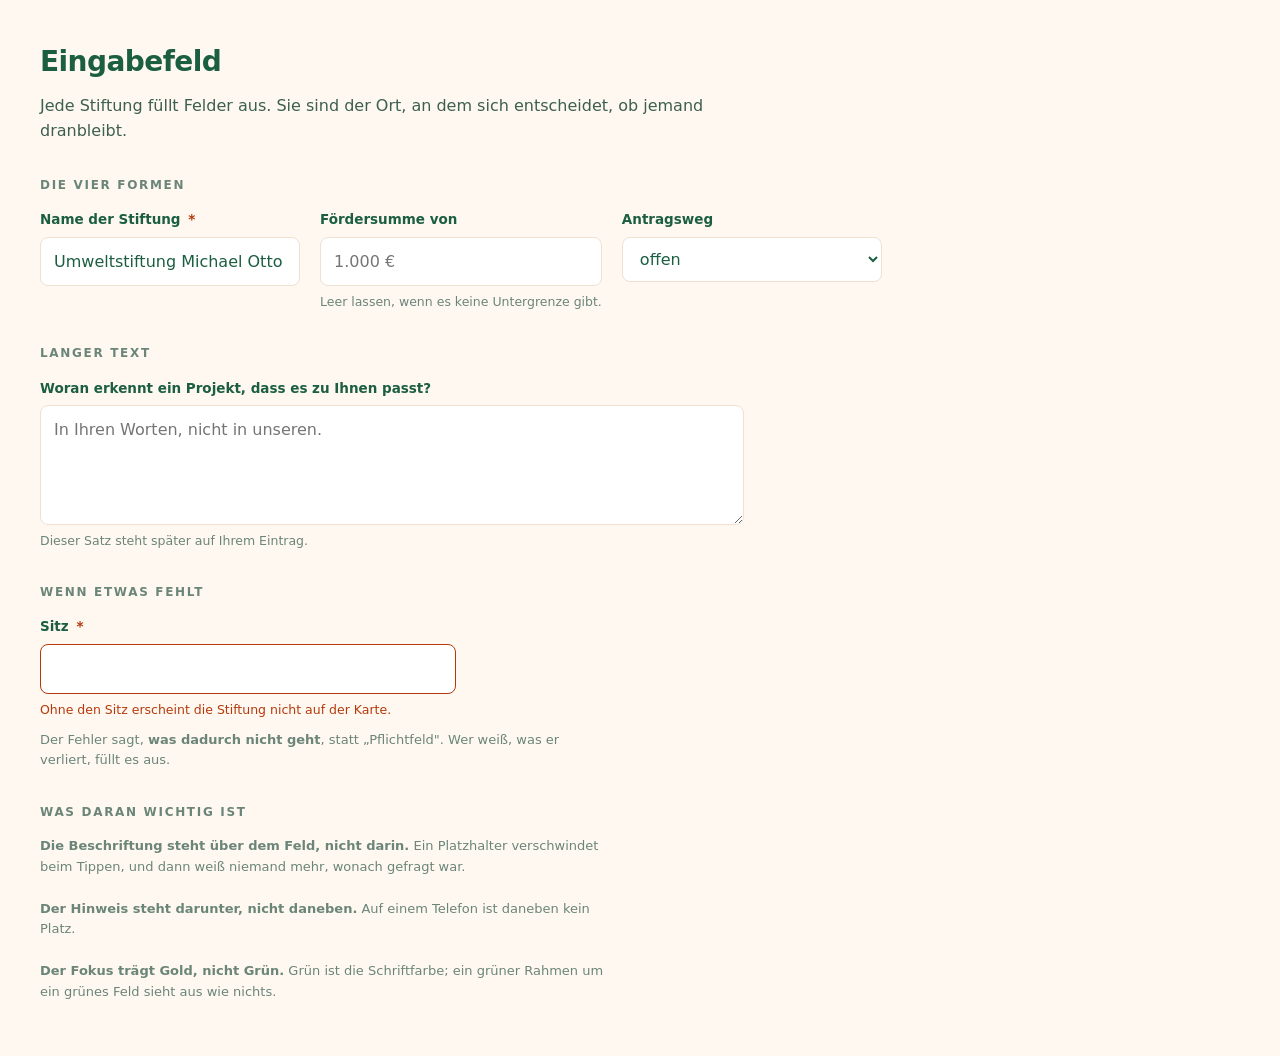
<file: baukasten/bauteile/stuecke/feld.html>
<!doctype html>
<meta charset="utf-8">
<title>Eingabefeld — trustdonation</title>
<link rel="stylesheet" href="../../rohstoffe/tokens.css">
<style>
  body { margin:0; padding:40px; background:var(--papier); color:var(--gruen);
         font:400 16px/1.6 var(--schrift-hanken); }
  h1 { font-size:28px; font-weight:800; letter-spacing:-.02em; margin:0 0 8px; }
  .vorspann { max-width:44em; color:var(--fliesstext); margin:0 0 32px; }
  h2 { font-size:12px; font-weight:700; text-transform:uppercase; letter-spacing:.14em;
       color:var(--gedaempft); margin:32px 0 14px; }
  .notiz { font-size:13px; color:var(--gedaempft); margin-top:10px; max-width:44em; }
  .reihe { display:flex; flex-wrap:wrap; gap:20px; align-items:flex-start; }

  /* Das Feld selbst. Ein Rahmen, eine Beschriftung darueber, ein Hinweis
     darunter. Die Beschriftung steht nicht im Feld: Wer tippt, sieht sonst
     nicht mehr, wonach gefragt war. */
  .feld { display:flex; flex-direction:column; gap:6px; min-width:260px; }
  .feld > label { font-size:13.5px; font-weight:600; }
  .feld > label .pflicht { color:var(--rotbraun); margin-left:3px; }
  .feld input, .feld textarea, .feld select {
    font:inherit; color:inherit; background:var(--weiss);
    border:1.5px solid var(--linie); border-radius:8px; padding:11px 13px;
    outline:none; transition:border-color .15s, box-shadow .15s;
  }
  .feld input:focus, .feld textarea:focus, .feld select:focus {
    border-color:var(--gold); box-shadow:0 0 0 3px rgba(234,88,12,.15);
  }
  .feld .hinweis { font-size:12.5px; color:var(--gedaempft); }
  .feld[data-fehler] input { border-color:var(--rotbraun); }
  .feld[data-fehler] .hinweis { color:var(--rotbraun); }
  .feld textarea { min-height:96px; resize:vertical; }
</style>

<h1>Eingabefeld</h1>
<p class="vorspann">Jede Stiftung füllt Felder aus. Sie sind der Ort, an dem sich entscheidet, ob jemand dranbleibt.</p>

<h2>Die vier Formen</h2>
<div class="reihe">
  <div class="feld">
    <label for="a">Name der Stiftung <span class="pflicht" title="Pflichtfeld">*</span></label>
    <input id="a" value="Umweltstiftung Michael Otto">
  </div>
  <div class="feld">
    <label for="b">Fördersumme von</label>
    <input id="b" inputmode="numeric" placeholder="1.000 €">
    <span class="hinweis">Leer lassen, wenn es keine Untergrenze gibt.</span>
  </div>
  <div class="feld">
    <label for="c">Antragsweg</label>
    <select id="c">
      <option>offen</option><option>Wettbewerb</option><option>Anfrage</option>
      <option>eingeladen</option><option>operativ</option>
    </select>
  </div>
</div>

<h2>Langer Text</h2>
<div class="feld" style="max-width:44em">
  <label for="d">Woran erkennt ein Projekt, dass es zu Ihnen passt?</label>
  <textarea id="d" placeholder="In Ihren Worten, nicht in unseren."></textarea>
  <span class="hinweis">Dieser Satz steht später auf Ihrem Eintrag.</span>
</div>

<h2>Wenn etwas fehlt</h2>
<div class="feld" data-fehler style="max-width:26em">
  <label for="e">Sitz <span class="pflicht">*</span></label>
  <input id="e" value="">
  <span class="hinweis">Ohne den Sitz erscheint die Stiftung nicht auf der Karte.</span>
</div>
<p class="notiz">Der Fehler sagt, <strong>was dadurch nicht geht</strong>, statt „Pflichtfeld". Wer weiß, was er verliert, füllt es aus.</p>

<h2>Was daran wichtig ist</h2>
<p class="notiz">
  <strong>Die Beschriftung steht über dem Feld, nicht darin.</strong> Ein Platzhalter verschwindet beim Tippen, und dann weiß niemand mehr, wonach gefragt war.<br><br>
  <strong>Der Hinweis steht darunter, nicht daneben.</strong> Auf einem Telefon ist daneben kein Platz.<br><br>
  <strong>Der Fokus trägt Gold, nicht Grün.</strong> Grün ist die Schriftfarbe; ein grüner Rahmen um ein grünes Feld sieht aus wie nichts.
</p>
</file>
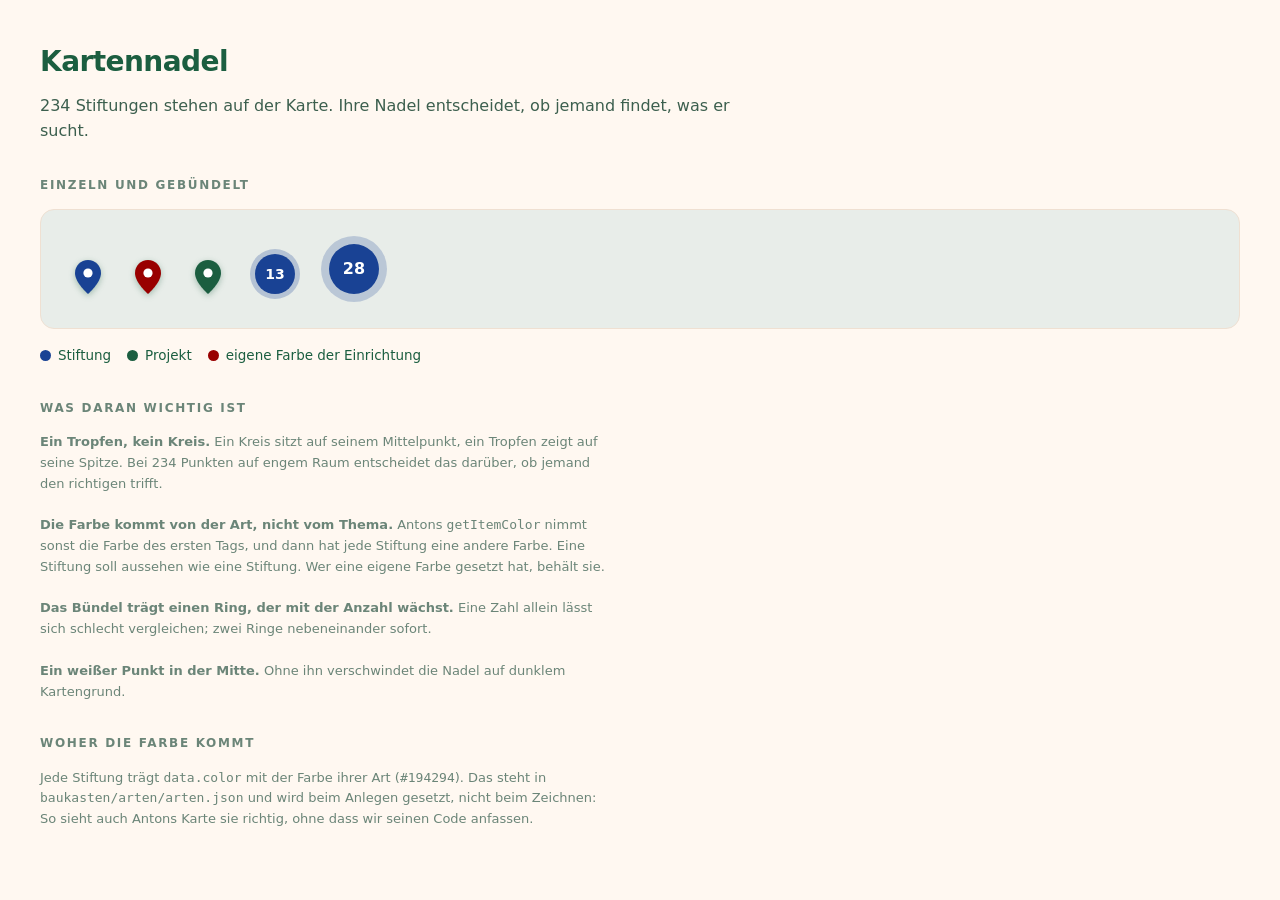
<file: baukasten/bauteile/stuecke/kartennadel.html>
<!doctype html>
<meta charset="utf-8">
<title>Kartennadel — trustdonation</title>
<link rel="stylesheet" href="../../rohstoffe/tokens.css">
<style>
  body { margin:0; padding:40px; background:var(--papier); color:var(--gruen);
         font:400 16px/1.6 var(--schrift-hanken); }
  h1 { font-size:28px; font-weight:800; letter-spacing:-.02em; margin:0 0 8px; }
  .vorspann { max-width:44em; color:var(--fliesstext); margin:0 0 32px; }
  h2 { font-size:12px; font-weight:700; text-transform:uppercase; letter-spacing:.14em;
       color:var(--gedaempft); margin:32px 0 14px; }
  .notiz { font-size:13px; color:var(--gedaempft); margin-top:10px; max-width:44em; }
  .karte { background:#E8EDE9; border:1px solid var(--linie); border-radius:var(--rundung);
           padding:34px; display:flex; flex-wrap:wrap; gap:34px; align-items:flex-end; }

  /* Die Nadel. Ein Tropfen, kein Kreis: Ein Kreis sitzt auf seinem
     Mittelpunkt, ein Tropfen zeigt auf seine Spitze. Bei 234 Punkten auf
     engem Raum entscheidet das darueber, ob jemand den richtigen trifft. */
  .nadel { position:relative; width:26px; height:34px; flex:none; cursor:pointer; }
  .nadel svg { display:block; width:100%; height:100%;
               filter:drop-shadow(0 2px 3px rgba(27,94,64,.35)); }
  .nadel:hover svg { transform:translateY(-2px); }
  .nadel svg { transition:transform .12s; }

  /* Ein Buendel. Die Zahl steht mittig, der Ring zeigt, wie viele: Je mehr,
     desto dicker. Eine Zahl allein laesst sich schlecht vergleichen. */
  .buendel { display:inline-flex; align-items:center; justify-content:center;
             width:40px; height:40px; border-radius:50%;
             background:var(--stiftung); color:var(--weiss);
             font-size:14px; font-weight:700; flex:none;
             box-shadow:0 0 0 5px rgba(25,66,148,.25); cursor:pointer; }
  .buendel[data-viele] { width:50px; height:50px; font-size:16px;
                         box-shadow:0 0 0 8px rgba(25,66,148,.22); }

  :root { --stiftung:#194294; }
  .legende { display:flex; flex-wrap:wrap; gap:16px; margin-top:16px; font-size:13.5px; }
  .legende span { display:inline-flex; align-items:center; gap:7px; }
  .legende i { width:11px; height:11px; border-radius:50%; display:inline-block; }
</style>

<h1>Kartennadel</h1>
<p class="vorspann">234 Stiftungen stehen auf der Karte. Ihre Nadel entscheidet, ob jemand findet, was er sucht.</p>

<h2>Einzeln und gebündelt</h2>
<div class="karte">
  <span class="nadel" title="Umweltstiftung Michael Otto">
    <svg viewBox="0 0 26 34"><path d="M13 0C5.8 0 0 5.8 0 13c0 9.8 13 21 13 21s13-11.2 13-21C26 5.8 20.2 0 13 0z" fill="#194294"/><circle cx="13" cy="13" r="4.6" fill="#fff"/></svg>
  </span>
  <span class="nadel" title="Löwenherz Stiftung">
    <svg viewBox="0 0 26 34"><path d="M13 0C5.8 0 0 5.8 0 13c0 9.8 13 21 13 21s13-11.2 13-21C26 5.8 20.2 0 13 0z" fill="#990000"/><circle cx="13" cy="13" r="4.6" fill="#fff"/></svg>
  </span>
  <span class="nadel" title="Ein Projekt">
    <svg viewBox="0 0 26 34"><path d="M13 0C5.8 0 0 5.8 0 13c0 9.8 13 21 13 21s13-11.2 13-21C26 5.8 20.2 0 13 0z" fill="#1B5E40"/><circle cx="13" cy="13" r="4.6" fill="#fff"/></svg>
  </span>
  <span class="buendel" title="13 Stiftungen in Köln">13</span>
  <span class="buendel" data-viele title="28 Stiftungen in Berlin">28</span>
</div>
<div class="legende">
  <span><i style="background:#194294"></i>Stiftung</span>
  <span><i style="background:#1B5E40"></i>Projekt</span>
  <span><i style="background:#990000"></i>eigene Farbe der Einrichtung</span>
</div>

<h2>Was daran wichtig ist</h2>
<p class="notiz">
  <strong>Ein Tropfen, kein Kreis.</strong> Ein Kreis sitzt auf seinem Mittelpunkt, ein Tropfen zeigt auf seine Spitze. Bei 234 Punkten auf engem Raum entscheidet das darüber, ob jemand den richtigen trifft.<br><br>
  <strong>Die Farbe kommt von der Art, nicht vom Thema.</strong> Antons <code>getItemColor</code> nimmt sonst die Farbe des ersten Tags, und dann hat jede Stiftung eine andere Farbe. Eine Stiftung soll aussehen wie eine Stiftung. Wer eine eigene Farbe gesetzt hat, behält sie.<br><br>
  <strong>Das Bündel trägt einen Ring, der mit der Anzahl wächst.</strong> Eine Zahl allein lässt sich schlecht vergleichen; zwei Ringe nebeneinander sofort.<br><br>
  <strong>Ein weißer Punkt in der Mitte.</strong> Ohne ihn verschwindet die Nadel auf dunklem Kartengrund.
</p>

<h2>Woher die Farbe kommt</h2>
<p class="notiz">
  Jede Stiftung trägt <code>data.color</code> mit der Farbe ihrer Art (<code>#194294</code>). Das steht in <code>baukasten/arten/arten.json</code> und wird beim Anlegen gesetzt, nicht beim Zeichnen: So sieht auch Antons Karte sie richtig, ohne dass wir seinen Code anfassen.
</p>
</file>
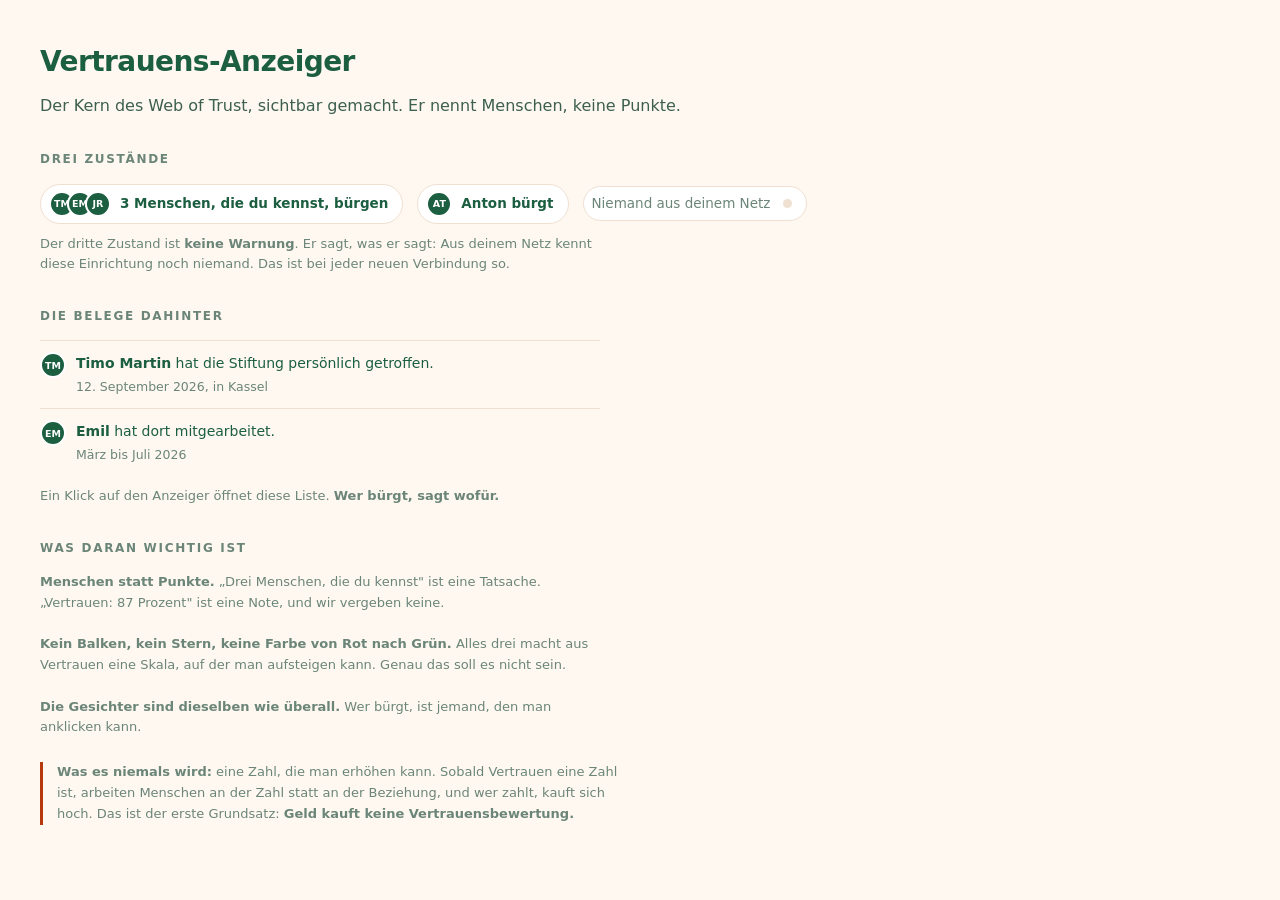
<file: baukasten/bauteile/stuecke/vertrauens-anzeiger.html>
<!doctype html>
<meta charset="utf-8">
<title>Vertrauens-Anzeiger — trustdonation</title>
<link rel="stylesheet" href="../../rohstoffe/tokens.css">
<style>
  body { margin:0; padding:40px; background:var(--papier); color:var(--gruen);
         font:400 16px/1.6 var(--schrift-hanken); }
  h1 { font-size:28px; font-weight:800; letter-spacing:-.02em; margin:0 0 8px; }
  .vorspann { max-width:44em; color:var(--fliesstext); margin:0 0 32px; }
  h2 { font-size:12px; font-weight:700; text-transform:uppercase; letter-spacing:.14em;
       color:var(--gedaempft); margin:32px 0 14px; }
  .notiz { font-size:13px; color:var(--gedaempft); margin-top:10px; max-width:44em; }
  .reihe { display:flex; flex-wrap:wrap; gap:14px; align-items:center; }
  .falsch { border-left:3px solid var(--rotbraun); padding-left:14px; margin-top:24px; }

  /* Der Anzeiger. Er nennt Menschen, keine Punkte: "Drei Menschen, die du
     kennst" ist eine Tatsache. "Vertrauen: 87%" ist eine Note, und wir
     vergeben keine (Grundsatz 1 und 2). */
  .vertrauen { display:inline-flex; align-items:center; gap:9px;
               border:1px solid var(--linie); background:var(--weiss);
               border-radius:999px; padding:6px 14px 6px 8px;
               font-size:13.5px; font-weight:600; }
  .gesichter { display:inline-flex; }
  .gesichter span { width:22px; height:22px; border-radius:50%;
                    background:var(--gruen); color:var(--weiss);
                    font-size:9.5px; font-weight:700;
                    display:inline-flex; align-items:center; justify-content:center;
                    border:2px solid var(--weiss); margin-right:-8px; }
  .gesichter span:last-child { margin-right:0; }
  .vertrauen[data-keins] { color:var(--gedaempft); font-weight:500; }
  .vertrauen[data-keins] .punkt { width:9px; height:9px; border-radius:50%;
                                   background:var(--linie); margin-left:4px; }

  /* Ein Beleg. Was jemand bestaetigt hat, mit Datum. */
  .beleg { display:flex; gap:10px; align-items:flex-start; padding:11px 0;
           border-top:1px solid var(--linie); font-size:14px; max-width:40em; }
  .beleg .wer { font-weight:600; }
  .beleg .wann { color:var(--gedaempft); font-size:12.5px; }
</style>

<h1>Vertrauens-Anzeiger</h1>
<p class="vorspann">Der Kern des Web of Trust, sichtbar gemacht. Er nennt Menschen, keine Punkte.</p>

<h2>Drei Zustände</h2>
<div class="reihe">
  <span class="vertrauen">
    <span class="gesichter"><span>TM</span><span>EM</span><span>JR</span></span>
    3 Menschen, die du kennst, bürgen
  </span>
  <span class="vertrauen">
    <span class="gesichter"><span>AT</span></span>
    Anton bürgt
  </span>
  <span class="vertrauen" data-keins>
    Niemand aus deinem Netz <span class="punkt"></span>
  </span>
</div>
<p class="notiz">Der dritte Zustand ist <strong>keine Warnung</strong>. Er sagt, was er sagt: Aus deinem Netz kennt diese Einrichtung noch niemand. Das ist bei jeder neuen Verbindung so.</p>

<h2>Die Belege dahinter</h2>
<div style="max-width:40em">
  <div class="beleg">
    <span class="gesichter"><span>TM</span></span>
    <span><span class="wer">Timo Martin</span> hat die Stiftung persönlich getroffen.<br>
    <span class="wann">12. September 2026, in Kassel</span></span>
  </div>
  <div class="beleg">
    <span class="gesichter"><span>EM</span></span>
    <span><span class="wer">Emil</span> hat dort mitgearbeitet.<br>
    <span class="wann">März bis Juli 2026</span></span>
  </div>
</div>
<p class="notiz">Ein Klick auf den Anzeiger öffnet diese Liste. <strong>Wer bürgt, sagt wofür.</strong></p>

<h2>Was daran wichtig ist</h2>
<p class="notiz">
  <strong>Menschen statt Punkte.</strong> „Drei Menschen, die du kennst" ist eine Tatsache. „Vertrauen: 87 Prozent" ist eine Note, und wir vergeben keine.<br><br>
  <strong>Kein Balken, kein Stern, keine Farbe von Rot nach Grün.</strong> Alles drei macht aus Vertrauen eine Skala, auf der man aufsteigen kann. Genau das soll es nicht sein.<br><br>
  <strong>Die Gesichter sind dieselben wie überall.</strong> Wer bürgt, ist jemand, den man anklicken kann.
</p>

<div class="falsch">
  <p class="notiz" style="margin-top:0">
    <strong>Was es niemals wird:</strong> eine Zahl, die man erhöhen kann. Sobald Vertrauen eine Zahl ist, arbeiten Menschen an der Zahl statt an der Beziehung, und wer zahlt, kauft sich hoch. Das ist der erste Grundsatz: <strong>Geld kauft keine Vertrauensbewertung.</strong>
  </p>
</div>
</file>
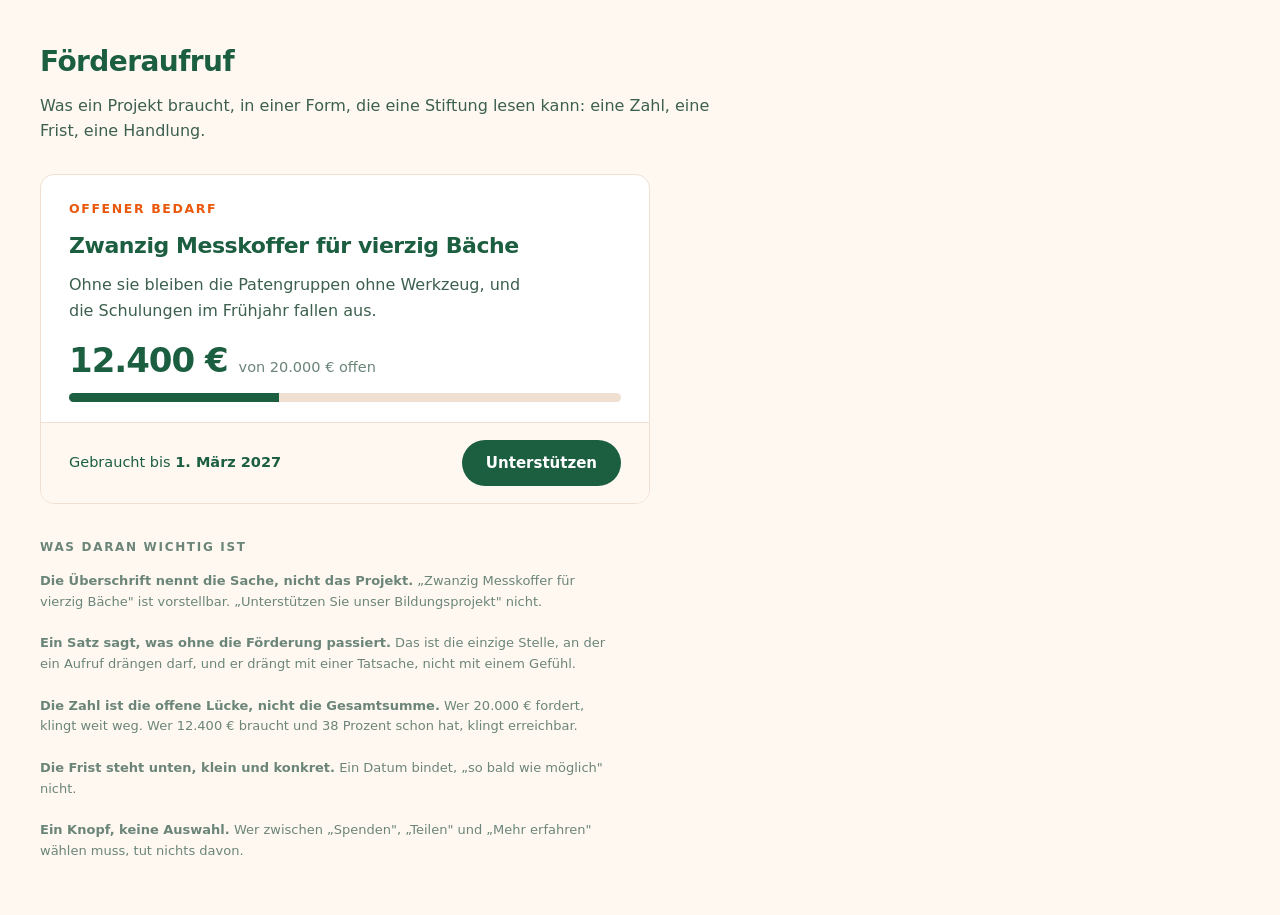
<file: baukasten/muster/stuecke/foerderaufruf.html>
<!doctype html>
<meta charset="utf-8">
<title>Förderaufruf — trustdonation</title>
<link rel="stylesheet" href="../../rohstoffe/tokens.css">
<style>
  body { margin:0; padding:40px; background:var(--papier); color:var(--gruen);
         font:400 16px/1.6 var(--schrift-hanken); }
  h1 { font-size:28px; font-weight:800; letter-spacing:-.02em; margin:0 0 8px; }
  .vorspann { max-width:44em; color:var(--fliesstext); margin:0 0 30px; }
  h2 { font-size:12px; font-weight:700; text-transform:uppercase; letter-spacing:.14em;
       color:var(--gedaempft); margin:34px 0 14px; }
  .notiz { font-size:13px; color:var(--gedaempft); margin-top:12px; max-width:44em; }

  /* Der Foerderaufruf. Was ein Projekt braucht, in einer Form, die eine
     Stiftung lesen kann: eine Zahl, eine Frist, eine Handlung. */
  .aufruf { background:var(--weiss); border:1px solid var(--linie);
            border-radius:var(--rundung); overflow:hidden; max-width:38em; }
  .oben { padding:24px 28px 20px; }
  .zeile { font-size:12.5px; font-weight:700; text-transform:uppercase;
           letter-spacing:.13em; color:var(--gold); margin-bottom:9px; }
  .aufruf h3 { font-size:22px; font-weight:800; letter-spacing:-.02em; margin:0 0 9px; }
  .aufruf p { margin:0; color:var(--fliesstext); max-width:30em; }

  .zahl { display:flex; align-items:baseline; gap:11px; margin-top:20px; flex-wrap:wrap; }
  .zahl b { font-size:34px; font-weight:800; letter-spacing:-.03em; line-height:1; }
  .zahl span { font-size:14.5px; color:var(--gedaempft); }

  .balken { height:9px; border-radius:999px; background:var(--linie);
            overflow:hidden; margin-top:13px; }
  .balken i { display:block; height:100%; background:var(--gruen); }

  .unten { background:var(--papier); border-top:1px solid var(--linie);
           padding:17px 28px; display:flex; flex-wrap:wrap; gap:14px; align-items:center; }
  .frist { font-size:14.5px; }
  .frist b { font-weight:700; }
  .knopf { margin-left:auto; background:var(--gruen); color:var(--weiss);
           border-radius:999px; padding:11px 24px; font-size:15px; font-weight:600;
           text-decoration:none; }
</style>

<h1>Förderaufruf</h1>
<p class="vorspann">Was ein Projekt braucht, in einer Form, die eine Stiftung lesen kann: eine Zahl, eine Frist, eine Handlung.</p>

<div class="aufruf">
  <div class="oben">
    <div class="zeile">Offener Bedarf</div>
    <h3>Zwanzig Messkoffer für vierzig Bäche</h3>
    <p>Ohne sie bleiben die Patengruppen ohne Werkzeug, und die Schulungen im Frühjahr fallen aus.</p>
    <div class="zahl">
      <b>12.400&nbsp;€</b>
      <span>von 20.000&nbsp;€ offen</span>
    </div>
    <div class="balken"><i style="width:38%"></i></div>
  </div>
  <div class="unten">
    <span class="frist">Gebraucht bis <b>1. März 2027</b></span>
    <a class="knopf" href="#">Unterstützen</a>
  </div>
</div>

<h2>Was daran wichtig ist</h2>
<p class="notiz">
  <strong>Die Überschrift nennt die Sache, nicht das Projekt.</strong> „Zwanzig Messkoffer für vierzig Bäche" ist vorstellbar. „Unterstützen Sie unser Bildungsprojekt" nicht.<br><br>
  <strong>Ein Satz sagt, was ohne die Förderung passiert.</strong> Das ist die einzige Stelle, an der ein Aufruf drängen darf, und er drängt mit einer Tatsache, nicht mit einem Gefühl.<br><br>
  <strong>Die Zahl ist die offene Lücke, nicht die Gesamtsumme.</strong> Wer 20.000 € fordert, klingt weit weg. Wer 12.400 € braucht und 38 Prozent schon hat, klingt erreichbar.<br><br>
  <strong>Die Frist steht unten, klein und konkret.</strong> Ein Datum bindet, „so bald wie möglich" nicht.<br><br>
  <strong>Ein Knopf, keine Auswahl.</strong> Wer zwischen „Spenden", „Teilen" und „Mehr erfahren" wählen muss, tut nichts davon.
</p>
</file>
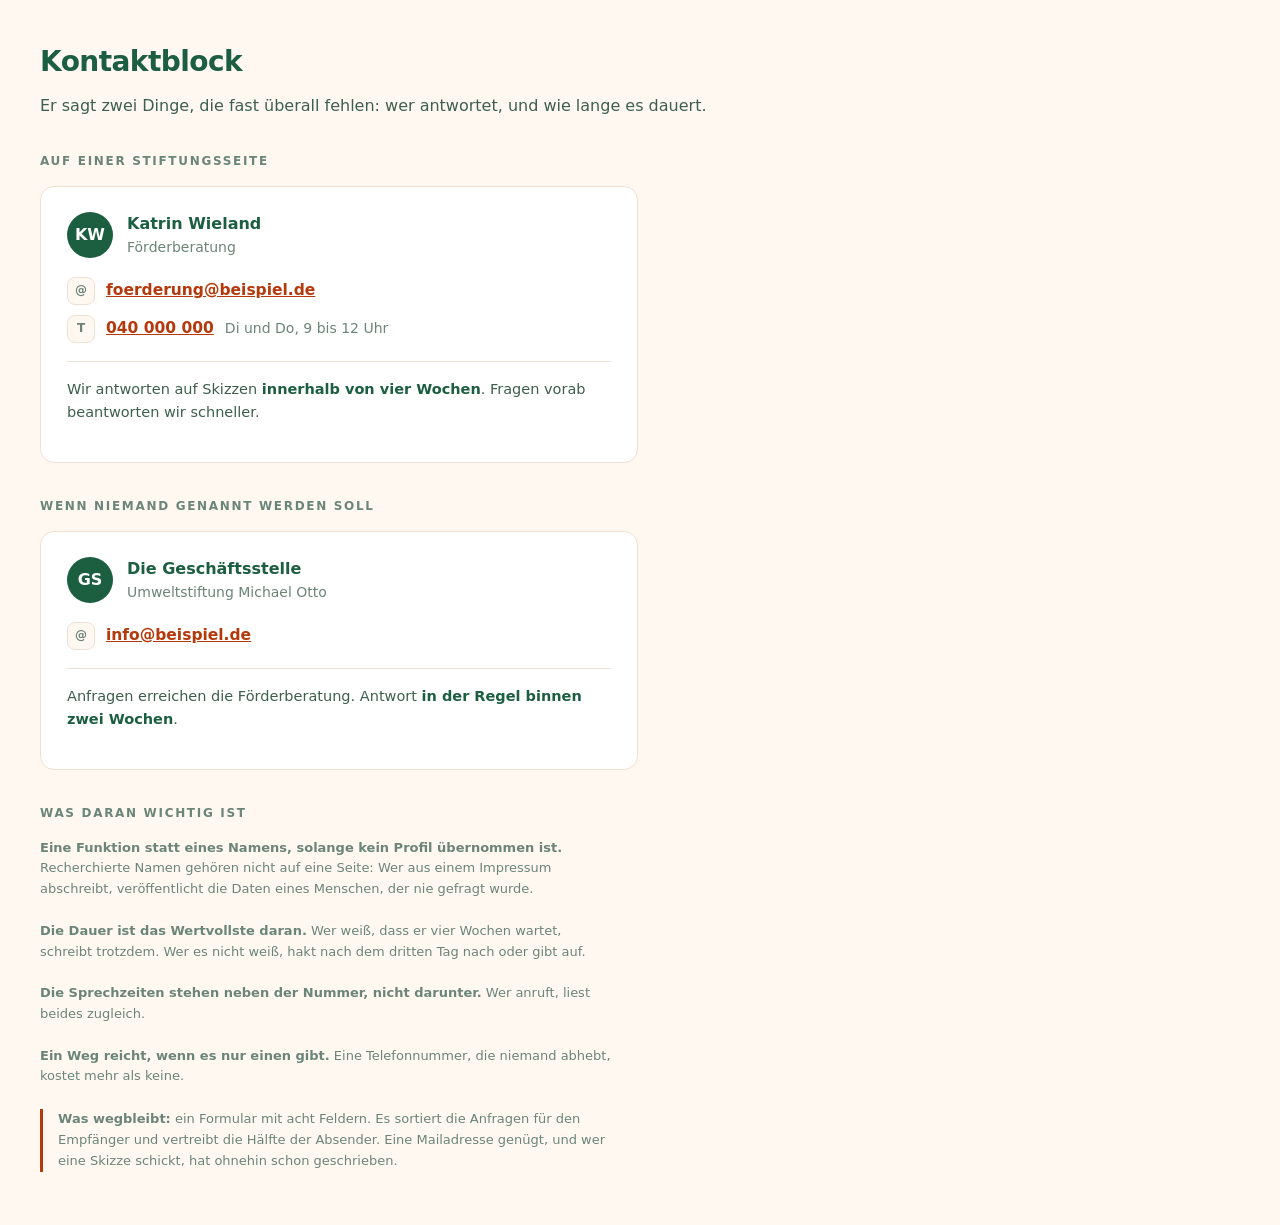
<file: baukasten/muster/stuecke/kontaktblock.html>
<!doctype html>
<meta charset="utf-8">
<title>Kontaktblock — trustdonation</title>
<link rel="stylesheet" href="../../rohstoffe/tokens.css">
<style>
  body { margin:0; padding:40px; background:var(--papier); color:var(--gruen);
         font:400 16px/1.6 var(--schrift-hanken); }
  h1 { font-size:28px; font-weight:800; letter-spacing:-.02em; margin:0 0 8px; }
  .vorspann { max-width:44em; color:var(--fliesstext); margin:0 0 30px; }
  h2 { font-size:12px; font-weight:700; text-transform:uppercase; letter-spacing:.14em;
       color:var(--gedaempft); margin:34px 0 14px; }
  .notiz { font-size:13px; color:var(--gedaempft); margin-top:12px; max-width:44em; }
  .falsch { border-left:3px solid var(--rotbraun); padding-left:15px; margin-top:22px; }

  /* Der Kontaktblock. Er sagt, wer antwortet und wie lange es dauert.
     Beides fehlt fast ueberall, und beides entscheidet, ob jemand schreibt. */
  .block { background:var(--weiss); border:1px solid var(--linie);
           border-radius:var(--rundung); padding:24px 26px; max-width:34em;
           margin-bottom:14px; }
  .person { display:flex; gap:14px; align-items:center; margin-bottom:18px; }
  .bild { width:46px; height:46px; border-radius:50%; flex:none; background:var(--gruen);
          color:var(--weiss); display:flex; align-items:center; justify-content:center;
          font-size:16px; font-weight:700; }
  .person .wer { font-weight:700; font-size:16px; }
  .person .rolle { font-size:14px; color:var(--gedaempft); }

  .wege { display:grid; gap:10px; }
  .weg { display:flex; align-items:center; gap:11px; font-size:15.5px; }
  .weg .zeichen { width:26px; height:26px; border-radius:8px; flex:none;
                  background:var(--papier); border:1px solid var(--linie);
                  display:flex; align-items:center; justify-content:center;
                  font-size:12px; font-weight:700; color:var(--gedaempft); }
  .weg a { font-weight:600; color:var(--rotbraun); }
  .zeit { color:var(--gedaempft); font-size:14px; }

  .dauer { margin-top:18px; padding-top:16px; border-top:1px solid var(--linie);
           font-size:14.5px; color:var(--fliesstext); }
  .dauer b { font-weight:700; color:var(--gruen); }
</style>

<h1>Kontaktblock</h1>
<p class="vorspann">Er sagt zwei Dinge, die fast überall fehlen: wer antwortet, und wie lange es dauert.</p>

<h2>Auf einer Stiftungsseite</h2>
<div class="block">
  <div class="person">
    <div class="bild">KW</div>
    <div>
      <div class="wer">Katrin Wieland</div>
      <div class="rolle">Förderberatung</div>
    </div>
  </div>
  <div class="wege">
    <div class="weg"><span class="zeichen">@</span><a href="mailto:foerderung@beispiel.de">foerderung@beispiel.de</a></div>
    <div class="weg"><span class="zeichen">T</span><a href="tel:+4940000000">040 000 000</a> <span class="zeit">Di und Do, 9 bis 12 Uhr</span></div>
  </div>
  <p class="dauer">Wir antworten auf Skizzen <b>innerhalb von vier Wochen</b>. Fragen vorab beantworten wir schneller.</p>
</div>

<h2>Wenn niemand genannt werden soll</h2>
<div class="block">
  <div class="person">
    <div class="bild">GS</div>
    <div>
      <div class="wer">Die Geschäftsstelle</div>
      <div class="rolle">Umweltstiftung Michael Otto</div>
    </div>
  </div>
  <div class="wege">
    <div class="weg"><span class="zeichen">@</span><a href="mailto:info@beispiel.de">info@beispiel.de</a></div>
  </div>
  <p class="dauer">Anfragen erreichen die Förderberatung. Antwort <b>in der Regel binnen zwei Wochen</b>.</p>
</div>

<h2>Was daran wichtig ist</h2>
<p class="notiz">
  <strong>Eine Funktion statt eines Namens, solange kein Profil übernommen ist.</strong> Recherchierte Namen gehören nicht auf eine Seite: Wer aus einem Impressum abschreibt, veröffentlicht die Daten eines Menschen, der nie gefragt wurde.<br><br>
  <strong>Die Dauer ist das Wertvollste daran.</strong> Wer weiß, dass er vier Wochen wartet, schreibt trotzdem. Wer es nicht weiß, hakt nach dem dritten Tag nach oder gibt auf.<br><br>
  <strong>Die Sprechzeiten stehen neben der Nummer, nicht darunter.</strong> Wer anruft, liest beides zugleich.<br><br>
  <strong>Ein Weg reicht, wenn es nur einen gibt.</strong> Eine Telefonnummer, die niemand abhebt, kostet mehr als keine.
</p>

<div class="falsch">
  <p class="notiz" style="margin-top:0">
    <strong>Was wegbleibt:</strong> ein Formular mit acht Feldern. Es sortiert die Anfragen für den Empfänger und vertreibt die Hälfte der Absender. Eine Mailadresse genügt, und wer eine Skizze schickt, hat ohnehin schon geschrieben.
  </p>
</div>
</file>
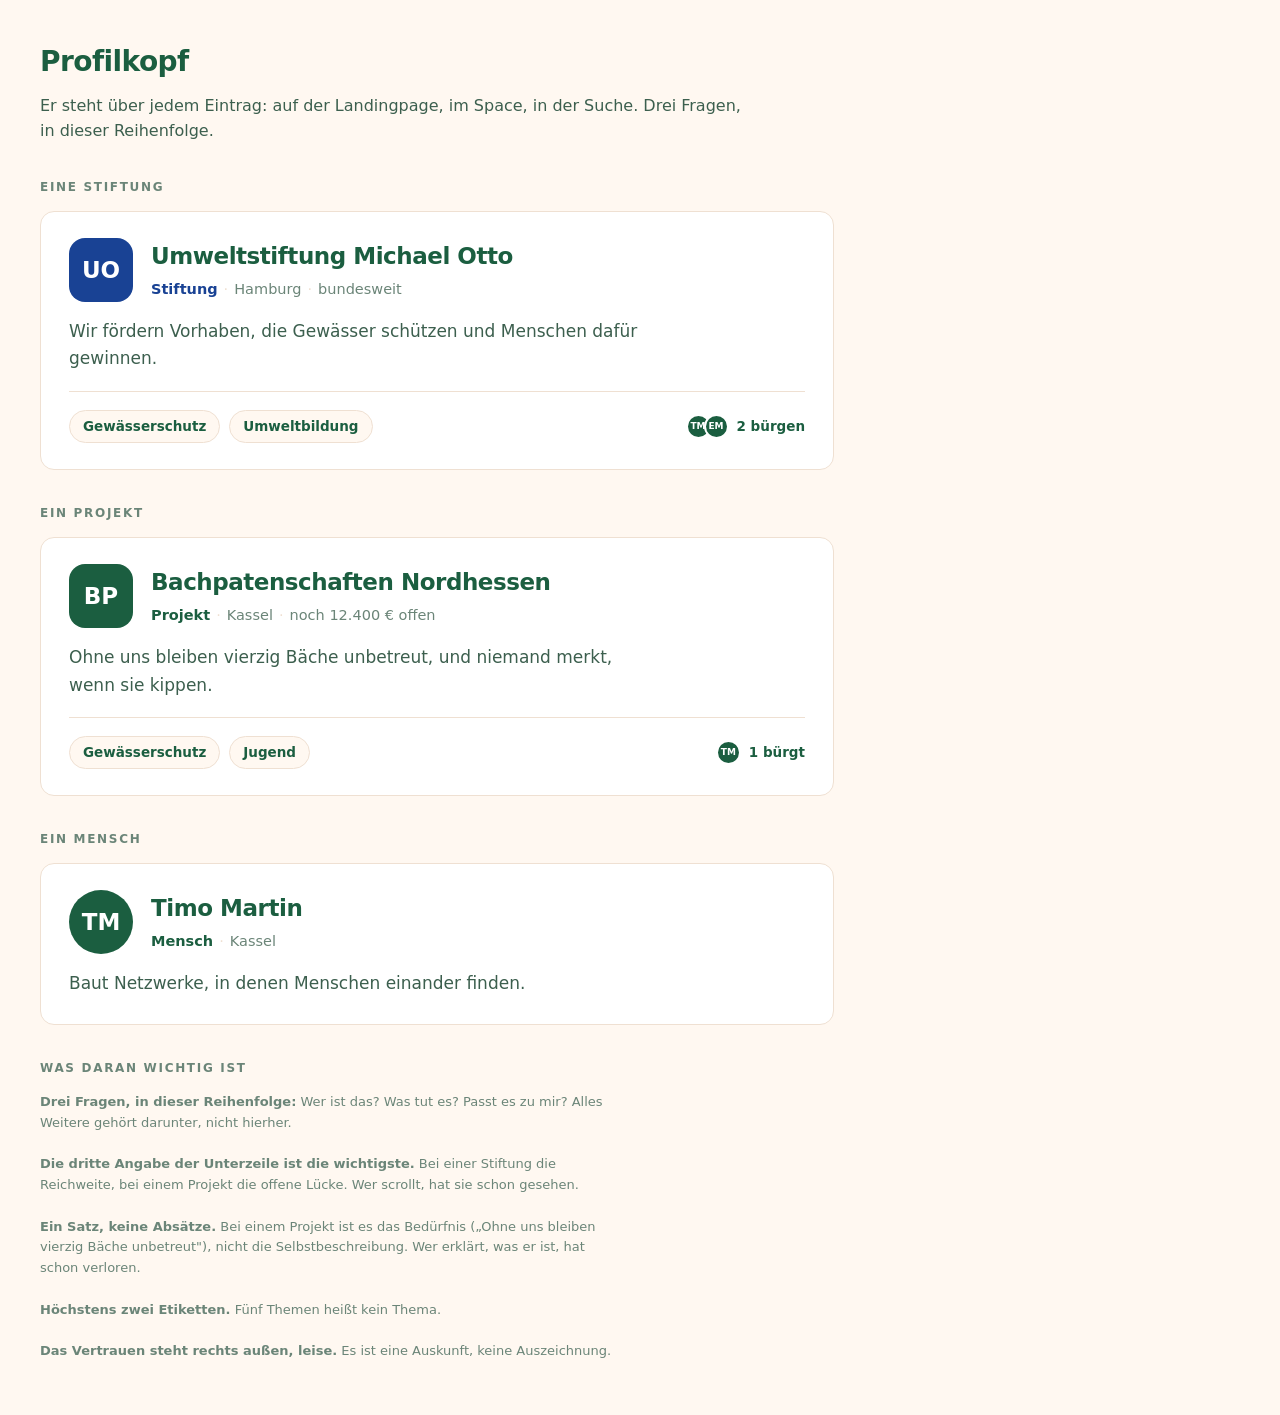
<file: baukasten/muster/stuecke/profilkopf.html>
<!doctype html>
<meta charset="utf-8">
<title>Profilkopf — trustdonation</title>
<link rel="stylesheet" href="../../rohstoffe/tokens.css">
<style>
  body { margin:0; padding:40px; background:var(--papier); color:var(--gruen);
         font:400 16px/1.6 var(--schrift-hanken); }
  h1 { font-size:28px; font-weight:800; letter-spacing:-.02em; margin:0 0 8px; }
  .vorspann { max-width:44em; color:var(--fliesstext); margin:0 0 30px; }
  h2 { font-size:12px; font-weight:700; text-transform:uppercase; letter-spacing:.14em;
       color:var(--gedaempft); margin:34px 0 14px; }
  .notiz { font-size:13px; color:var(--gedaempft); margin-top:12px; max-width:44em; }

  /* Der Profilkopf. Er beantwortet drei Fragen, in dieser Reihenfolge:
     Wer ist das? Was tut es? Passt es zu mir?
     Alles Weitere gehoert darunter, nicht hierher. */
  .kopf { background:var(--weiss); border:1px solid var(--linie);
          border-radius:var(--rundung); padding:26px 28px; max-width:46em; }
  .obere { display:flex; gap:18px; align-items:flex-start; }
  .bild { width:64px; height:64px; border-radius:16px; flex:none;
          background:var(--eigenfarbe, #194294); color:var(--weiss);
          display:flex; align-items:center; justify-content:center;
          font-size:23px; font-weight:700; }
  .bild[data-mensch] { border-radius:50%; }
  .titel { flex:1; min-width:0; }
  .titel h3 { font-size:23px; font-weight:800; letter-spacing:-.02em; margin:0 0 3px; }
  .unterzeile { font-size:14.5px; color:var(--gedaempft);
                display:flex; flex-wrap:wrap; gap:6px; align-items:center; }
  .unterzeile .art { font-weight:600; color:var(--eigenfarbe, #194294); }
  .unterzeile .trenner { color:var(--linie); }

  .satz { margin:16px 0 0; font-size:17px; color:var(--fliesstext); max-width:34em; }

  .leiste { display:flex; flex-wrap:wrap; gap:9px; margin-top:18px;
            padding-top:18px; border-top:1px solid var(--linie); align-items:center; }
  .etikett { border:1px solid var(--linie); background:var(--papier);
             border-radius:999px; padding:5px 13px; font-size:13.5px; font-weight:600; }
  .vertrauen { display:inline-flex; align-items:center; gap:8px; margin-left:auto;
               font-size:13.5px; font-weight:600; }
  .gesichter { display:inline-flex; }
  .gesichter span { width:21px; height:21px; border-radius:50%; background:var(--gruen);
                    color:var(--weiss); font-size:9px; font-weight:700; display:inline-flex;
                    align-items:center; justify-content:center;
                    border:2px solid var(--weiss); margin-right:-7px; }
  .gesichter span:last-child { margin-right:0; }
</style>

<h1>Profilkopf</h1>
<p class="vorspann">Er steht über jedem Eintrag: auf der Landingpage, im Space, in der Suche. Drei Fragen, in dieser Reihenfolge.</p>

<h2>Eine Stiftung</h2>
<div class="kopf" style="--eigenfarbe:#194294">
  <div class="obere">
    <div class="bild">UO</div>
    <div class="titel">
      <h3>Umweltstiftung Michael Otto</h3>
      <div class="unterzeile">
        <span class="art">Stiftung</span>
        <span class="trenner">·</span><span>Hamburg</span>
        <span class="trenner">·</span><span>bundesweit</span>
      </div>
    </div>
  </div>
  <p class="satz">Wir fördern Vorhaben, die Gewässer schützen und Menschen dafür gewinnen.</p>
  <div class="leiste">
    <span class="etikett">Gewässerschutz</span>
    <span class="etikett">Umweltbildung</span>
    <span class="vertrauen"><span class="gesichter"><span>TM</span><span>EM</span></span>2 bürgen</span>
  </div>
</div>

<h2>Ein Projekt</h2>
<div class="kopf" style="--eigenfarbe:#1B5E40">
  <div class="obere">
    <div class="bild">BP</div>
    <div class="titel">
      <h3>Bachpatenschaften Nordhessen</h3>
      <div class="unterzeile">
        <span class="art">Projekt</span>
        <span class="trenner">·</span><span>Kassel</span>
        <span class="trenner">·</span><span>noch 12.400 € offen</span>
      </div>
    </div>
  </div>
  <p class="satz">Ohne uns bleiben vierzig Bäche unbetreut, und niemand merkt, wenn sie kippen.</p>
  <div class="leiste">
    <span class="etikett">Gewässerschutz</span>
    <span class="etikett">Jugend</span>
    <span class="vertrauen"><span class="gesichter"><span>TM</span></span>1 bürgt</span>
  </div>
</div>

<h2>Ein Mensch</h2>
<div class="kopf" style="--eigenfarbe:#1B5E40">
  <div class="obere">
    <div class="bild" data-mensch>TM</div>
    <div class="titel">
      <h3>Timo Martin</h3>
      <div class="unterzeile">
        <span class="art">Mensch</span>
        <span class="trenner">·</span><span>Kassel</span>
      </div>
    </div>
  </div>
  <p class="satz">Baut Netzwerke, in denen Menschen einander finden.</p>
</div>

<h2>Was daran wichtig ist</h2>
<p class="notiz">
  <strong>Drei Fragen, in dieser Reihenfolge:</strong> Wer ist das? Was tut es? Passt es zu mir? Alles Weitere gehört darunter, nicht hierher.<br><br>
  <strong>Die dritte Angabe der Unterzeile ist die wichtigste.</strong> Bei einer Stiftung die Reichweite, bei einem Projekt die offene Lücke. Wer scrollt, hat sie schon gesehen.<br><br>
  <strong>Ein Satz, keine Absätze.</strong> Bei einem Projekt ist es das Bedürfnis („Ohne uns bleiben vierzig Bäche unbetreut"), nicht die Selbstbeschreibung. Wer erklärt, was er ist, hat schon verloren.<br><br>
  <strong>Höchstens zwei Etiketten.</strong> Fünf Themen heißt kein Thema.<br><br>
  <strong>Das Vertrauen steht rechts außen, leise.</strong> Es ist eine Auskunft, keine Auszeichnung.
</p>
</file>
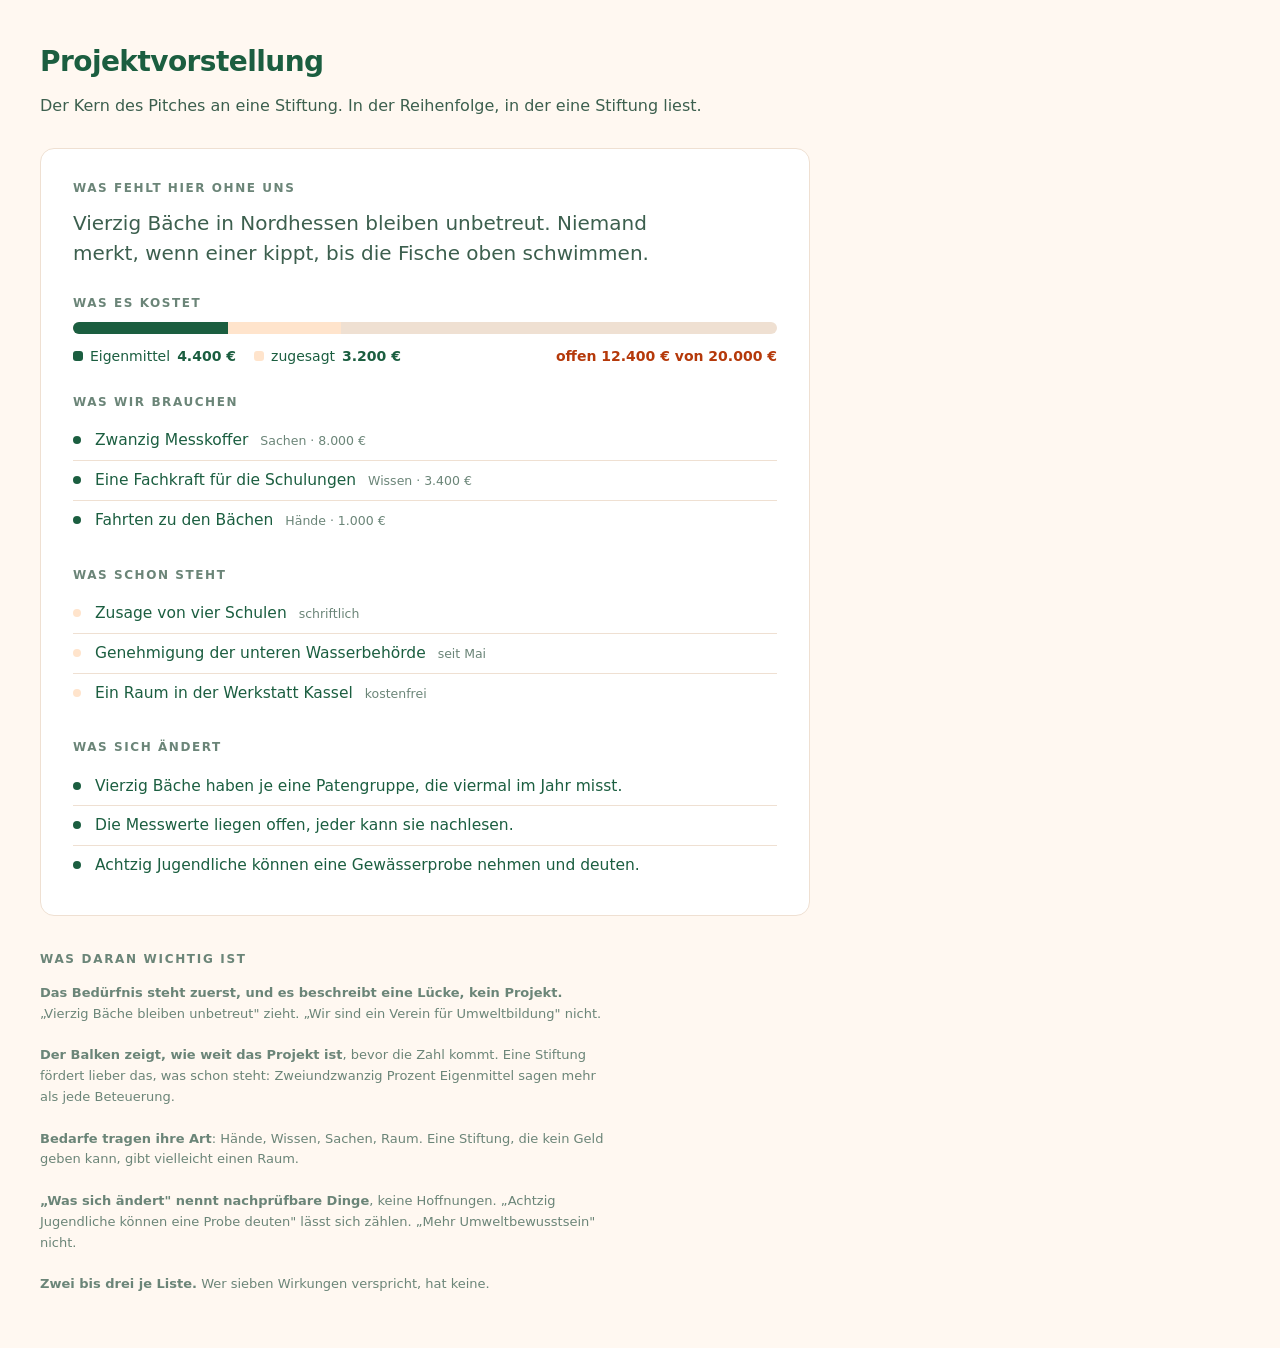
<file: baukasten/muster/stuecke/projektvorstellung.html>
<!doctype html>
<meta charset="utf-8">
<title>Projektvorstellung — trustdonation</title>
<link rel="stylesheet" href="../../rohstoffe/tokens.css">
<style>
  body { margin:0; padding:40px; background:var(--papier); color:var(--gruen);
         font:400 16px/1.6 var(--schrift-hanken); }
  h1 { font-size:28px; font-weight:800; letter-spacing:-.02em; margin:0 0 8px; }
  .vorspann { max-width:44em; color:var(--fliesstext); margin:0 0 30px; }
  h2 { font-size:12px; font-weight:700; text-transform:uppercase; letter-spacing:.14em;
       color:var(--gedaempft); margin:34px 0 14px; }
  .notiz { font-size:13px; color:var(--gedaempft); margin-top:12px; max-width:44em; }

  /* Die Projektvorstellung. Der Kern des Pitches an eine Stiftung, in der
     Reihenfolge, in der eine Stiftung liest: erst was fehlt, dann was es
     kostet, dann was schon steht, zuletzt was sich aendert. */
  .blatt { background:var(--weiss); border:1px solid var(--linie);
           border-radius:var(--rundung); padding:30px 32px; max-width:44em; }
  .blatt > h3 { font-size:12px; font-weight:700; text-transform:uppercase;
                letter-spacing:.13em; color:var(--gedaempft); margin:26px 0 9px; }
  .blatt > h3:first-child { margin-top:0; }
  .gross { font-size:20px; line-height:1.5; color:var(--fliesstext);
           margin:0; max-width:32em; }

  /* Die Luecke. Sie ist die Zahl, um die es geht, und sie steht als Balken
     da, weil eine Stiftung sofort sehen will, wie weit das Projekt ist. */
  .geld { margin:4px 0 0; }
  .balken { height:12px; border-radius:999px; background:var(--linie);
            overflow:hidden; display:flex; }
  .balken i { display:block; height:100%; }
  .eigen { background:var(--gruen); }
  .zugesagt { background:var(--sanft-2); }
  .zahlen { display:flex; flex-wrap:wrap; gap:18px; margin-top:11px; font-size:14px; }
  .zahlen span { display:inline-flex; align-items:center; gap:7px; }
  .zahlen i { width:10px; height:10px; border-radius:3px; display:inline-block; }
  .zahlen b { font-weight:700; }
  .offen { margin-left:auto; font-weight:700; color:var(--rotbraun); }

  ul.liste { list-style:none; padding:0; margin:0; }
  ul.liste li { padding:7px 0 7px 22px; position:relative; font-size:15.5px;
                border-bottom:1px solid var(--linie); }
  ul.liste li:last-child { border-bottom:0; }
  ul.liste li::before { content:""; position:absolute; left:0; top:15px;
                        width:8px; height:8px; border-radius:50%; background:var(--gruen); }
  ul.liste li.vorhanden::before { background:var(--sanft-2); }
  .art { font-size:12.5px; color:var(--gedaempft); margin-left:7px; }
</style>

<h1>Projektvorstellung</h1>
<p class="vorspann">Der Kern des Pitches an eine Stiftung. In der Reihenfolge, in der eine Stiftung liest.</p>

<div class="blatt">

  <h3>Was fehlt hier ohne uns</h3>
  <p class="gross">Vierzig Bäche in Nordhessen bleiben unbetreut. Niemand merkt, wenn einer kippt, bis die Fische oben schwimmen.</p>

  <h3>Was es kostet</h3>
  <div class="geld">
    <div class="balken">
      <i class="eigen" style="width:22%"></i>
      <i class="zugesagt" style="width:16%"></i>
    </div>
    <div class="zahlen">
      <span><i class="eigen"></i>Eigenmittel <b>4.400 €</b></span>
      <span><i class="zugesagt"></i>zugesagt <b>3.200 €</b></span>
      <span class="offen">offen 12.400 € von 20.000 €</span>
    </div>
  </div>

  <h3>Was wir brauchen</h3>
  <ul class="liste">
    <li>Zwanzig Messkoffer <span class="art">Sachen · 8.000 €</span></li>
    <li>Eine Fachkraft für die Schulungen <span class="art">Wissen · 3.400 €</span></li>
    <li>Fahrten zu den Bächen <span class="art">Hände · 1.000 €</span></li>
  </ul>

  <h3>Was schon steht</h3>
  <ul class="liste">
    <li class="vorhanden">Zusage von vier Schulen <span class="art">schriftlich</span></li>
    <li class="vorhanden">Genehmigung der unteren Wasserbehörde <span class="art">seit Mai</span></li>
    <li class="vorhanden">Ein Raum in der Werkstatt Kassel <span class="art">kostenfrei</span></li>
  </ul>

  <h3>Was sich ändert</h3>
  <ul class="liste">
    <li>Vierzig Bäche haben je eine Patengruppe, die viermal im Jahr misst.</li>
    <li>Die Messwerte liegen offen, jeder kann sie nachlesen.</li>
    <li>Achtzig Jugendliche können eine Gewässerprobe nehmen und deuten.</li>
  </ul>

</div>

<h2>Was daran wichtig ist</h2>
<p class="notiz">
  <strong>Das Bedürfnis steht zuerst, und es beschreibt eine Lücke, kein Projekt.</strong> „Vierzig Bäche bleiben unbetreut" zieht. „Wir sind ein Verein für Umweltbildung" nicht.<br><br>
  <strong>Der Balken zeigt, wie weit das Projekt ist</strong>, bevor die Zahl kommt. Eine Stiftung fördert lieber das, was schon steht: Zweiundzwanzig Prozent Eigenmittel sagen mehr als jede Beteuerung.<br><br>
  <strong>Bedarfe tragen ihre Art</strong>: Hände, Wissen, Sachen, Raum. Eine Stiftung, die kein Geld geben kann, gibt vielleicht einen Raum.<br><br>
  <strong>„Was sich ändert" nennt nachprüfbare Dinge</strong>, keine Hoffnungen. „Achtzig Jugendliche können eine Probe deuten" lässt sich zählen. „Mehr Umweltbewusstsein" nicht.<br><br>
  <strong>Zwei bis drei je Liste.</strong> Wer sieben Wirkungen verspricht, hat keine.
</p>
</file>
<file: baukasten/rohstoffe/tokens.css>
/* Die Rohstoffe von trustdonation, als CSS-Variablen.
 *
 * ERZEUGT aus baukasten/rohstoffe/*.json durch scripts/rohstoffe-bauen.py.
 * Wer hier etwas ändert, verliert es beim nächsten Lauf. Die Quelle ist
 * farben.json.
 *
 * Jede Farbe steht zweimal: unter ihrem Namen im Baukasten und unter
 * jedem Namen, den sie auf der Seite trägt. So lassen sich Bauteile
 * schreiben, die beides verstehen.
 */
:root {
  /* Die Hauptfarbe. Schrift, Knöpfe, Logo. */
  --gruen: #1B5E40;
  --ink: var(--gruen);
  --pill: var(--gruen);
  --band-text: var(--gruen);
  --logo-ink: var(--gruen);

  /* Fläche und Schrift auf Grün. */
  --weiss: #FFFFFF;
  --bg: var(--weiss);
  --surface: var(--weiss);
  --on-pill: var(--weiss);
  --band-surface: var(--weiss);

  /* Der Akzent. Hinweise, Fokus, Warnung. */
  --gold: #EA580C;
  --band-accent: var(--gold);

  /* Die weiche Fläche hinter Abschnitten. */
  --papier: #FFF8F1;
  --bg-soft: var(--papier);
  --or1: var(--papier);

  /* Ränder, Trenner, Eingabefelder. */
  --linie: #EFE0D2;
  --line: var(--linie);

  /* Laufender Text, ruhiger als die Hauptfarbe. */
  --fliesstext: #3C5F4E;
  --body: var(--fliesstext);
  --band-body: var(--fliesstext);

  /* Nebensächliches: Bildunterschriften, Hinweise. */
  --gedaempft: #6B8578;
  --muted: var(--gedaempft);

  /* Das Leiseste, was noch lesbar ist. */
  --blass: #9AB0A5;
  --faint: var(--blass);

  /* Der dunkle Akzent für Links und Hervorhebungen im Text. */
  --rotbraun: #B5390A;
  --accent: var(--rotbraun);

  /* Die hellste Stufe der Orangeleiter. */
  --sanft-1: #FFEEDF;
  --accent-soft: var(--sanft-1);
  --or2: var(--sanft-1);

  /* Die zweite Stufe der Orangeleiter. */
  --sanft-2: #FFE4CC;
  --or3: var(--sanft-2);

  /* Die dritte Stufe der Orangeleiter. */
  --sanft-3: #FFD9B8;
  --or4: var(--sanft-3);

  /* Trenner im dunklen Band. */
  --band-linie: #F3D9C0;
  --band-line: var(--band-linie);

  /* Maße */
  /* Die größte Breite des Inhalts. Darüber bleibt Rand. */
  --seitenbreite: 1160px;
  --page: var(--seitenbreite);
  /* Die Standard-Rundung für Karten und Flächen. */
  --rundung: 14px;
  --radius: var(--rundung);
  /* Der einzige Schatten. Zwei Lagen, beide im Grün der Marke statt in Schwarz. */
  --schatten: 0 1px 2px rgba(27,94,64,.06), 0 12px 40px rgba(27,94,64,.12);
  --shadow: var(--schatten);

  /* Schriften */
  /* Die eine Schrift der Seite. Überschriften und Fließtext. */
  --schrift-hanken: "Hanken Grotesk", system-ui, sans-serif;
  /* Code und Kennungen. Kommt vom Gerät, kostet nichts. */
  --schrift-system-monospace: ui-monospace, Consolas, monospace;
}

/* Achtung, zwei Namen meinen in der App etwas anderes:
 *   muted: hier #6B8578, in der App #FFF8F1
 *   accent: hier #B5390A, in der App #FFE4CC
 * Siehe baukasten/rohstoffe/farben.json, Abschnitt $fallen.
 */
</file>
